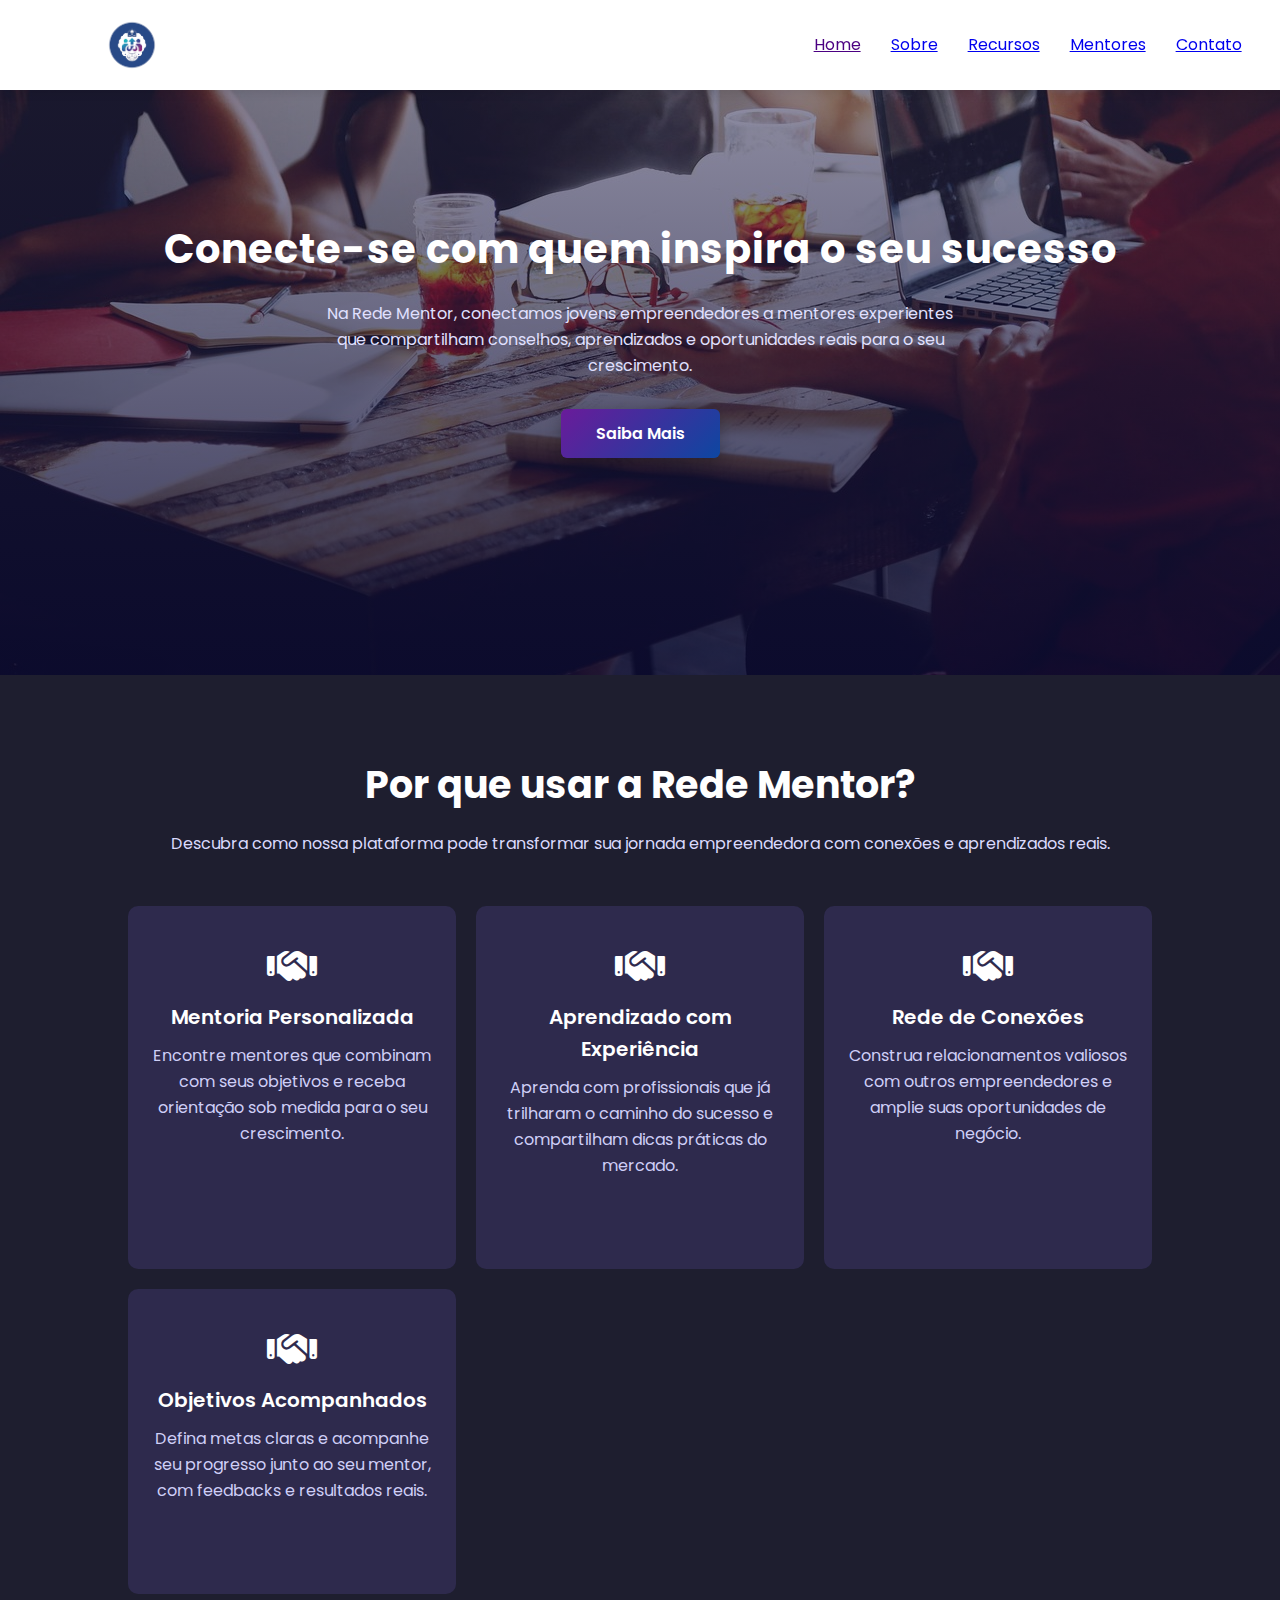
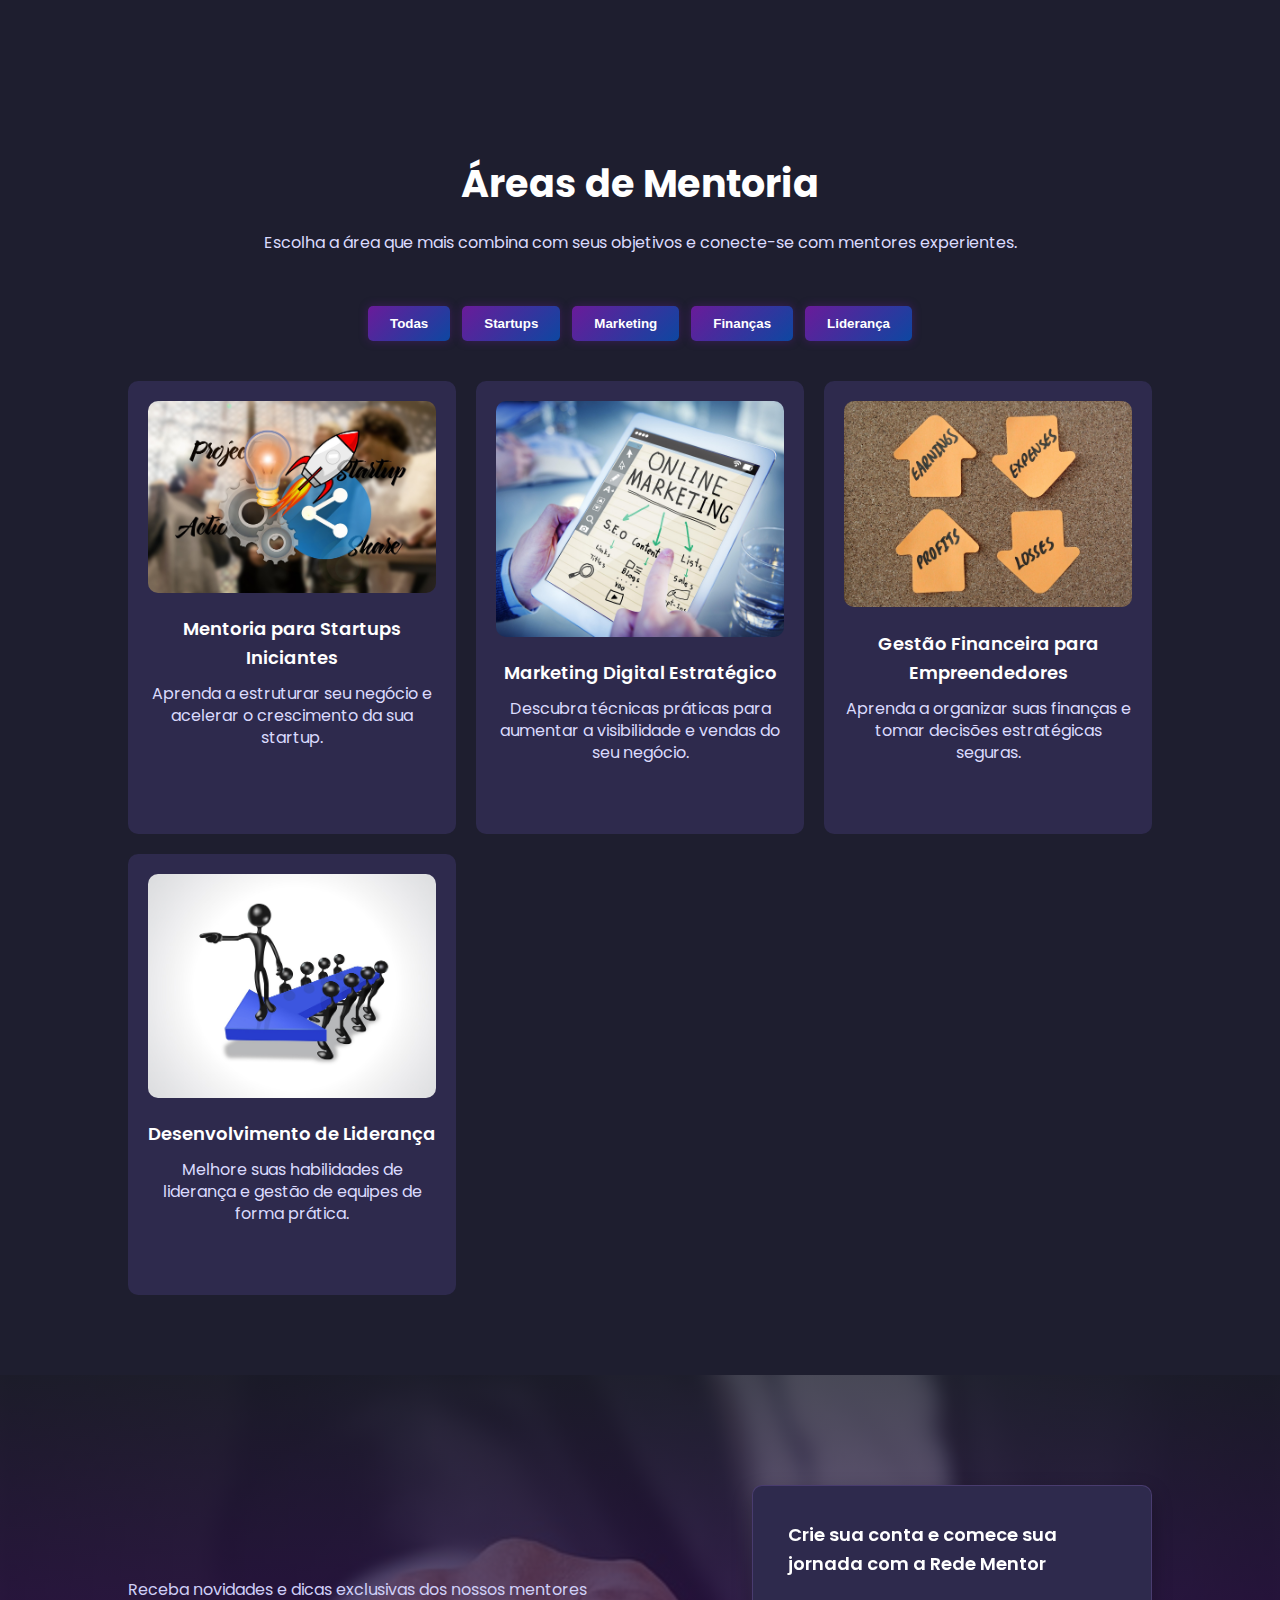
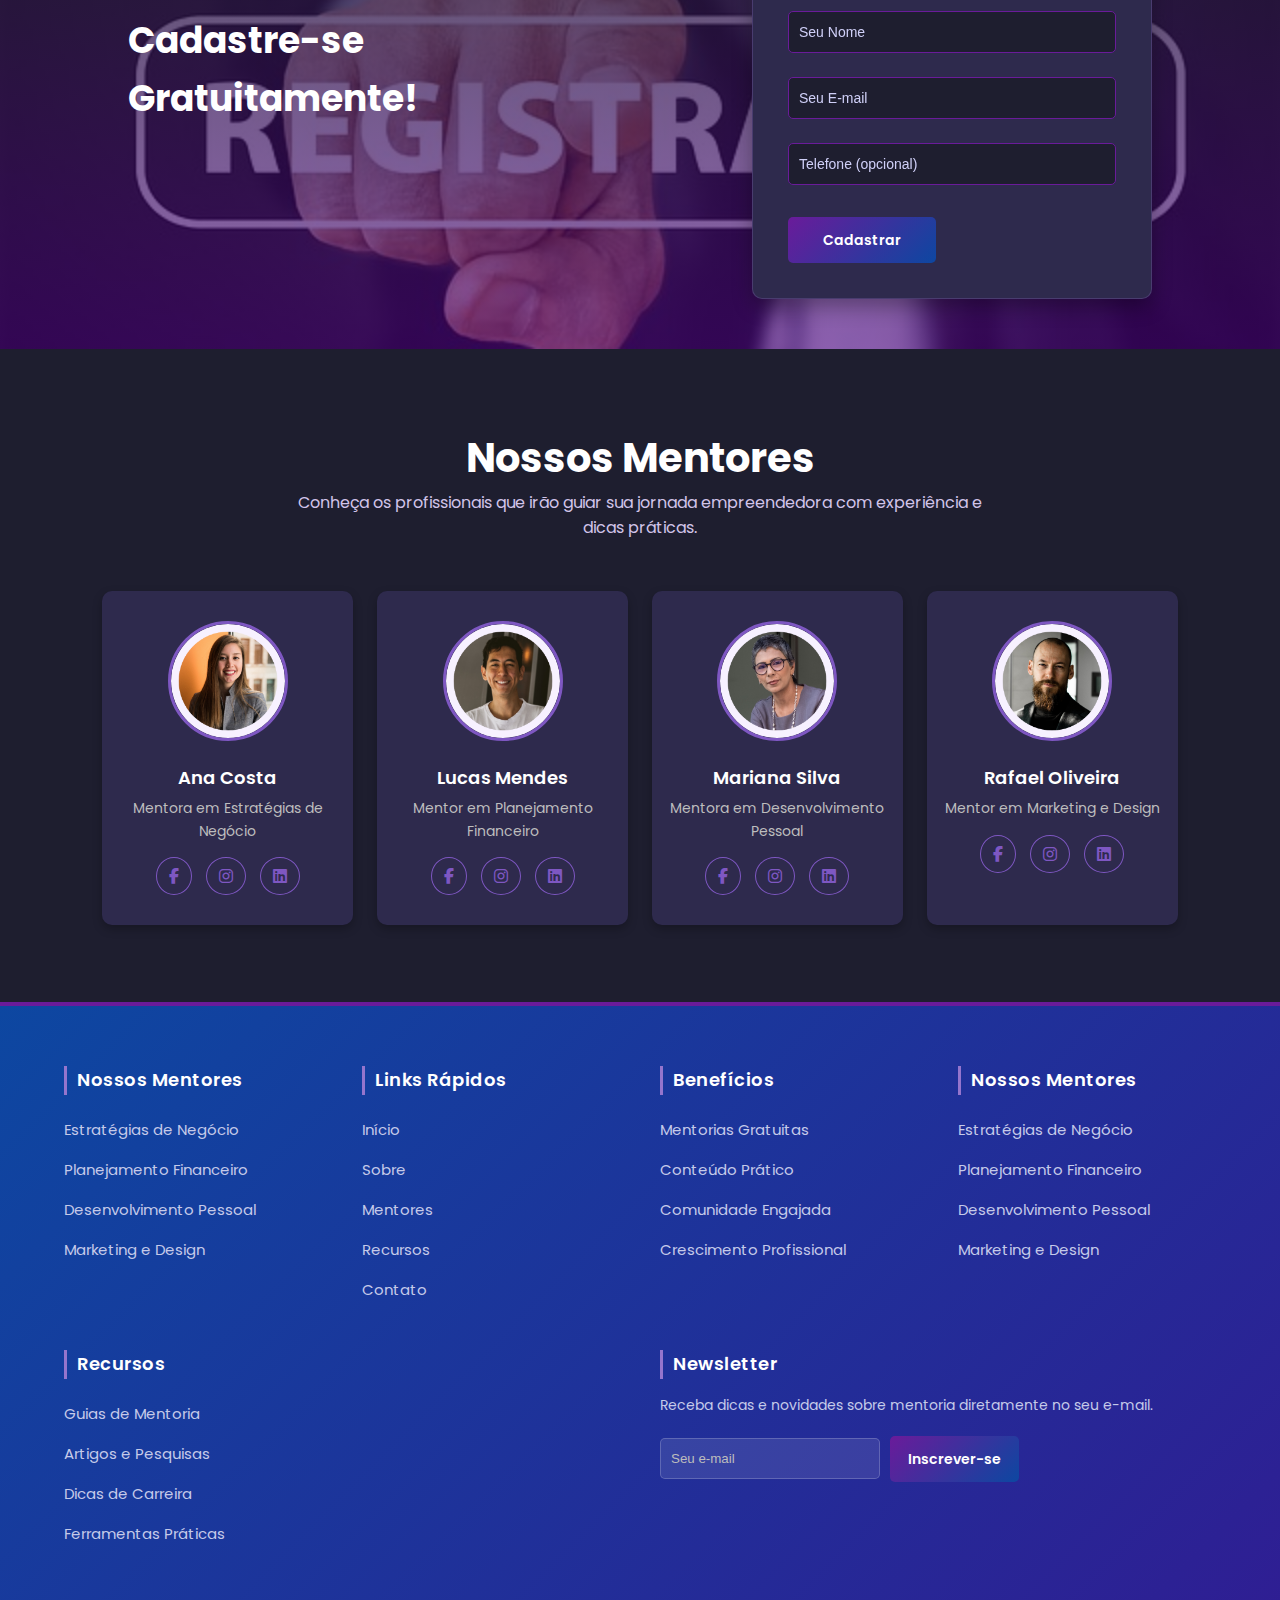
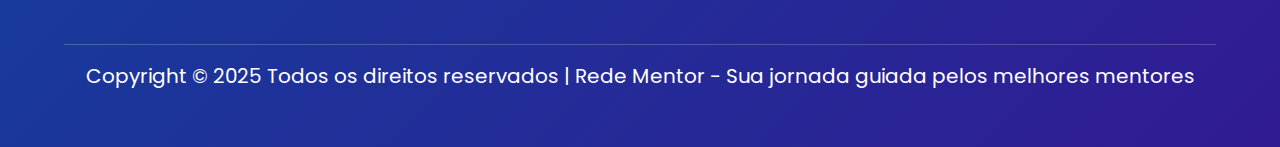
<file: index.html>
<!DOCTYPE html>
<html lang="en">

<head>
    <meta charset="UTF-8">
    <meta http-equiv="X-UA-Compatible" content="IE=edge">
    <meta name="viewport" content="width=device-width, initial-scale=1.0">
    <title>Rede Mentor - Conecte-se com quem inspira</title>

    <!-- Favicon -->
    <link rel="icon" type="image/png" href="images\favicon.ico">

    <!-- FontAwesome -->
    <link rel="stylesheet" href="https://cdnjs.cloudflare.com/ajax/libs/font-awesome/6.5.1/css/all.min.css">

    <!-- CSS -->
    <link rel="stylesheet" href="style.css">

    <!-- jQuery -->
    <script src="https://code.jquery.com/jquery-3.6.0.min.js"
        integrity="sha256-/xUj+3OJU5yExlq6GSYGSHk7tPXikynS7ogEvDej/m4=" crossorigin="anonymous"></script>
</head>

<body>
    <!-- Navbar -->
    <nav aria-label="Navegação principal">
    <img src="images/Rede_Mentor.png" alt="Logo Rede Mentor">
    <div class="navigation">
        <ul>
            <li><a href="index.html" class="active">Home</a></li>
            <li><a href="sobre.html">Sobre</a></li>
            <li><a href="recursos.html">Recursos</a></li>
            <li><a href="mentores.html">Mentores</a></li>
            <li><a href="contato.html">Contato</a></li>
        </ul>
    </div>
</nav>

    <!-- Home -->
    <section id="home" class="hero">
        <h2>
            Conecte-se com quem inspira o seu sucesso
        </h2>
        <p>
            Na Rede Mentor, conectamos jovens empreendedores a mentores experientes que compartilham
            conselhos, aprendizados e oportunidades reais para o seu crescimento.
        </p>
        <a href="sobre.html" class="primary">Saiba Mais</a>
    </section>

    <!-- Features -->
    <section id="features">
        <h1>Por que usar a Rede Mentor?</h1>
        <p>Descubra como nossa plataforma pode transformar sua jornada empreendedora com conexões e aprendizados reais.</p>

        <div class="fea-base">
            <div class="fea-box" role="article">
                <i class="fa-solid fa-handshake" aria-hidden="true"></i>
                <h3>Mentoria Personalizada</h3>
                <p>Encontre mentores que combinam com seus objetivos e receba orientação sob medida para o seu crescimento.</p>
            </div>
            <div class="fea-box" role="article">
                <i class="fa-solid fa-handshake" aria-hidden="true"></i>
                <h3>Aprendizado com Experiência</h3>
                <p>Aprenda com profissionais que já trilharam o caminho do sucesso e compartilham dicas práticas do mercado.</p>
            </div>
            <div class="fea-box" role="article">
                <i class="fa-solid fa-handshake" aria-hidden="true"></i>
                <h3>Rede de Conexões</h3>
                <p>Construa relacionamentos valiosos com outros empreendedores e amplie suas oportunidades de negócio.</p>
            </div>
            <div class="fea-box" role="article">
                <i class="fa-solid fa-handshake" aria-hidden="true"></i>
                <h3>Objetivos Acompanhados</h3>
                <p>Defina metas claras e acompanhe seu progresso junto ao seu mentor, com feedbacks e resultados reais.</p>
            </div>
        </div>
    </section>

    <!-- Mentorias -->
    <section id="mentorias">
        <h1>Áreas de Mentoria</h1>
        <p>Escolha a área que mais combina com seus objetivos e conecte-se com mentores experientes.</p>

        <!-- Botões de filtro -->
        <div class="filter-btn">
            <button class="btn-filter" onclick="filterMentorias('all')">Todas</button>
            <button class="btn-filter" onclick="filterMentorias('startup')">Startups</button>
            <button class="btn-filter" onclick="filterMentorias('marketing')">Marketing</button>
            <button class="btn-filter" onclick="filterMentorias('financas')">Finanças</button>
            <button class="btn-filter" onclick="filterMentorias('lideranca')">Liderança</button>
        </div>

        <div class="mentoria-cards">
            <div class="mentoria-card" data-category="startup">
                <img src="images/c1.jpg" alt="Mentoria de Startups">
                <h6>Mentoria para Startups Iniciantes</h6>
                <p>Aprenda a estruturar seu negócio e acelerar o crescimento da sua startup.</p>
            </div>

            <div class="mentoria-card" data-category="marketing">
                <img src="images/c2.jpg" alt="Mentoria de Marketing">
                <h6>Marketing Digital Estratégico</h6>
                <p>Descubra técnicas práticas para aumentar a visibilidade e vendas do seu negócio.</p>
            </div>

            <div class="mentoria-card" data-category="financas">
                <img src="images/c3.jpg" alt="Mentoria Financeira">
                <h6>Gestão Financeira para Empreendedores</h6>
                <p>Aprenda a organizar suas finanças e tomar decisões estratégicas seguras.</p>
            </div>

            <div class="mentoria-card" data-category="lideranca">
                <img src="images/c4.jpg" alt="Mentoria de Liderança">
                <h6>Desenvolvimento de Liderança</h6>
                <p>Melhore suas habilidades de liderança e gestão de equipes de forma prática.</p>
            </div>
        </div>
    </section>

    <!-- Registro -->
    <section id="registro">
        <div class="reminder">
            <p>Receba novidades e dicas exclusivas dos nossos mentores</p>
            <h1>Cadastre-se Gratuitamente!</h1>
        </div>
        <div class="form">
            <h3>Crie sua conta e comece sua jornada com a Rede Mentor</h3>
            <input type="text" placeholder="Seu Nome" name="name" id="name">
            <input type="email" placeholder="Seu E-mail" name="email" id="email">
            <input type="tel" placeholder="Telefone (opcional)" name="phone" id="phone">
            <div class="btn">
                <a class="btn-submit" href="#" onclick="submitRegistration(event)">Cadastrar</a>
            </div>
        </div>
    </section>

    <!-- Mentores -->
    <section id="mentores">
        <h1>Nossos Mentores</h1>
        <p>Conheça os profissionais que irão guiar sua jornada empreendedora com experiência e dicas práticas.</p>

        <div class="mentor-box">
            <div class="mentor-profile">
                <img src="images/pro1.webp" alt="Ana Costa">
                <h6>Ana Costa</h6>
                <p>Mentora em Estratégias de Negócio</p>
                <div class="pro-links">
                    <i class="fa-brands fa-facebook-f"></i>
                    <i class="fa-brands fa-instagram"></i>
                    <i class="fa-brands fa-linkedin"></i>
                </div>
            </div>
            <div class="mentor-profile">
                <img src="images/pro2.webp" alt="Lucas Mendes">
                <h6>Lucas Mendes</h6>
                <p>Mentor em Planejamento Financeiro</p>
                <div class="pro-links">
                    <i class="fa-brands fa-facebook-f"></i>
                    <i class="fa-brands fa-instagram"></i>
                    <i class="fa-brands fa-linkedin"></i>
                </div>
            </div>
            <div class="mentor-profile">
                <img src="images/pro4.webp" alt="Mariana Silva">
                <h6>Mariana Silva</h6>
                <p>Mentora em Desenvolvimento Pessoal</p>
                <div class="pro-links">
                    <i class="fa-brands fa-facebook-f"></i>
                    <i class="fa-brands fa-instagram"></i>
                    <i class="fa-brands fa-linkedin"></i>
                </div>
            </div>
            <div class="mentor-profile">
                <img src="images/pro3.webp" alt="Rafael Oliveira">
                <h6>Rafael Oliveira</h6>
                <p>Mentor em Marketing e Design</p>
                <div class="pro-links">
                    <i class="fa-brands fa-facebook-f"></i>
                    <i class="fa-brands fa-instagram"></i>
                    <i class="fa-brands fa-linkedin"></i>
                </div>
            </div>
        </div>
    </section>

    <!-- Footer -->
    <footer>
        <div class="footer-col">
            <h3>Nossos Mentores</h3>
            <li>Estratégias de Negócio</li>
            <li>Planejamento Financeiro</li>
            <li>Desenvolvimento Pessoal</li>
            <li>Marketing e Design</li>
        </div>
        <div class="footer-col">
            <h3>Links Rápidos</h3>
            <li><a href="index.html">Início</a></li>
            <li><a href="#sobre">Sobre</a></li>
            <li><a href="#mentores">Mentores</a></li>
            <li><a href="#recursos">Recursos</a></li>
            <li><a href="#contato">Contato</a></li>
        </div>
        <div class="footer-col">
            <h3>Benefícios</h3>
            <li>Mentorias Gratuitas</li>
            <li>Conteúdo Prático</li>
            <li>Comunidade Engajada</li>
            <li>Crescimento Profissional</li>
        </div>
        <div class="footer-col">
        <h3>Nossos Mentores</h3>
        <ul>
            <li>Estratégias de Negócio</li>
            <li>Planejamento Financeiro</li>
            <li>Desenvolvimento Pessoal</li>
            <li>Marketing e Design</li>
        </ul>
        </div>
        <div class="footer-col">
            <h3>Recursos</h3>
            <li>Guias de Mentoria</li>
            <li>Artigos e Pesquisas</li>
            <li>Dicas de Carreira</li>
            <li>Ferramentas Práticas</li>
        </div>
        <div class="footer-col">
            <h3>Newsletter</h3>
            <p>Receba dicas e novidades sobre mentoria diretamente no seu e-mail.</p>
            <div class="subscribe">
                <input type="email" placeholder="Seu e-mail" id="newsletter-email">
                <a class="lightblue" href="#" onclick="subscribeNewsletter(event)">Inscrever-se</a>
            </div>
        </div>
        <div class="copyright">
            <p>Copyright © 2025 Todos os direitos reservados | Rede Mentor - Sua jornada guiada pelos melhores mentores</p>
        </div>
    </footer>

    <!-- Modal para Mentorias -->
    <div id="mentorModal" class="modal">
        <div class="modal-content">
            <span class="close-btn" onclick="closeMentorModal()">×</span>
            <h3 id="mentorModalTitle"></h3>
            <p id="mentorModalDescription"></p>
            <div class="btn">
                <a class="link" id="mentorModalLink" href="#" target="_blank">Acessar Conteúdo</a>
            </div>
        </div>
    </div>

    <!-- JavaScript -->
    <script>
        // Abrir modal de mentoria
        function openMentorModal(title, description, link) {
        document.getElementById('mentorModalTitle').textContent = title;
        document.getElementById('mentorModalDescription').textContent = description;
        document.getElementById('mentorModalLink').href = link;
        document.getElementById('mentorModal').style.display = 'block';
        }
        function closeMentorModal() {
        document.getElementById('mentorModal').style.display = 'none';
        }

        // Filtros de Mentorias
        function filterMentorias(category) {
        const mentors = document.querySelectorAll('.mentoria-card');
        mentors.forEach(mentor => {
            mentor.style.display = (category === 'all' || mentor.dataset.category === category) ? 'block' : 'none';
        });
        }

        // Dados das Mentorias
        const mentorData = {
        "Ana Costa": { description: "Especialista em estratégias de negócios para startups e pequenos empreendedores.", link: "mentores.html" },
        "Lucas Mendes": { description: "Engenheiro de processos, ajuda a otimizar sua rotina profissional e financeira.", link: "mentores.html" },
        "Mariana Silva": { description: "Consultora em projetos sustentáveis, mostrando práticas aplicáveis no dia a dia.", link: "mentores.html" },
        "Rafael Oliveira": { description: "Especialista em design e marketing, ensina como destacar sua marca pessoal.", link: "mentores.html" }
        };

        // Abrir modal ao clicar em mentor
        document.querySelectorAll('.mentor-profile').forEach(mentor => {
        mentor.addEventListener('click', () => {
            const title = mentor.querySelector('h6').textContent;
            const data = mentorData[title];
            if (data) openMentorModal(title, data.description, data.link);
        });
        });

        // Formulário de Inscrição
        function submitRegistration(event) {
        event.preventDefault();
        const name = document.getElementById('name').value;
        const email = document.getElementById('email').value;
        if (name && email) {
            alert(`Inscrição realizada com sucesso! Bem-vindo(a) à Rede Mentor, ${name}!`);
            ['name', 'email', 'phone'].forEach(id => document.getElementById(id).value = '');
        } else {
            alert('Por favor, preencha nome e e-mail.');
        }
        }

        // Newsletter
        function subscribeNewsletter(event) {
        event.preventDefault();
        const email = document.getElementById('newsletter-email').value;
        if (email) {
            alert(`Inscrição na newsletter realizada com sucesso! Você receberá nossas dicas em ${email}`);
            document.getElementById('newsletter-email').value = '';
        } else {
            alert('Por favor, insira um e-mail válido.');
        }
        }

        // Navegação Dinâmica
        const navLinks = document.querySelectorAll('.navigation a');
        navLinks.forEach(link => {
            if (link.href === window.location.href) {
                link.classList.add('active');
            } else {
                link.classList.remove('active');
            }
        });
    </script>
</body>
</html>
</file>
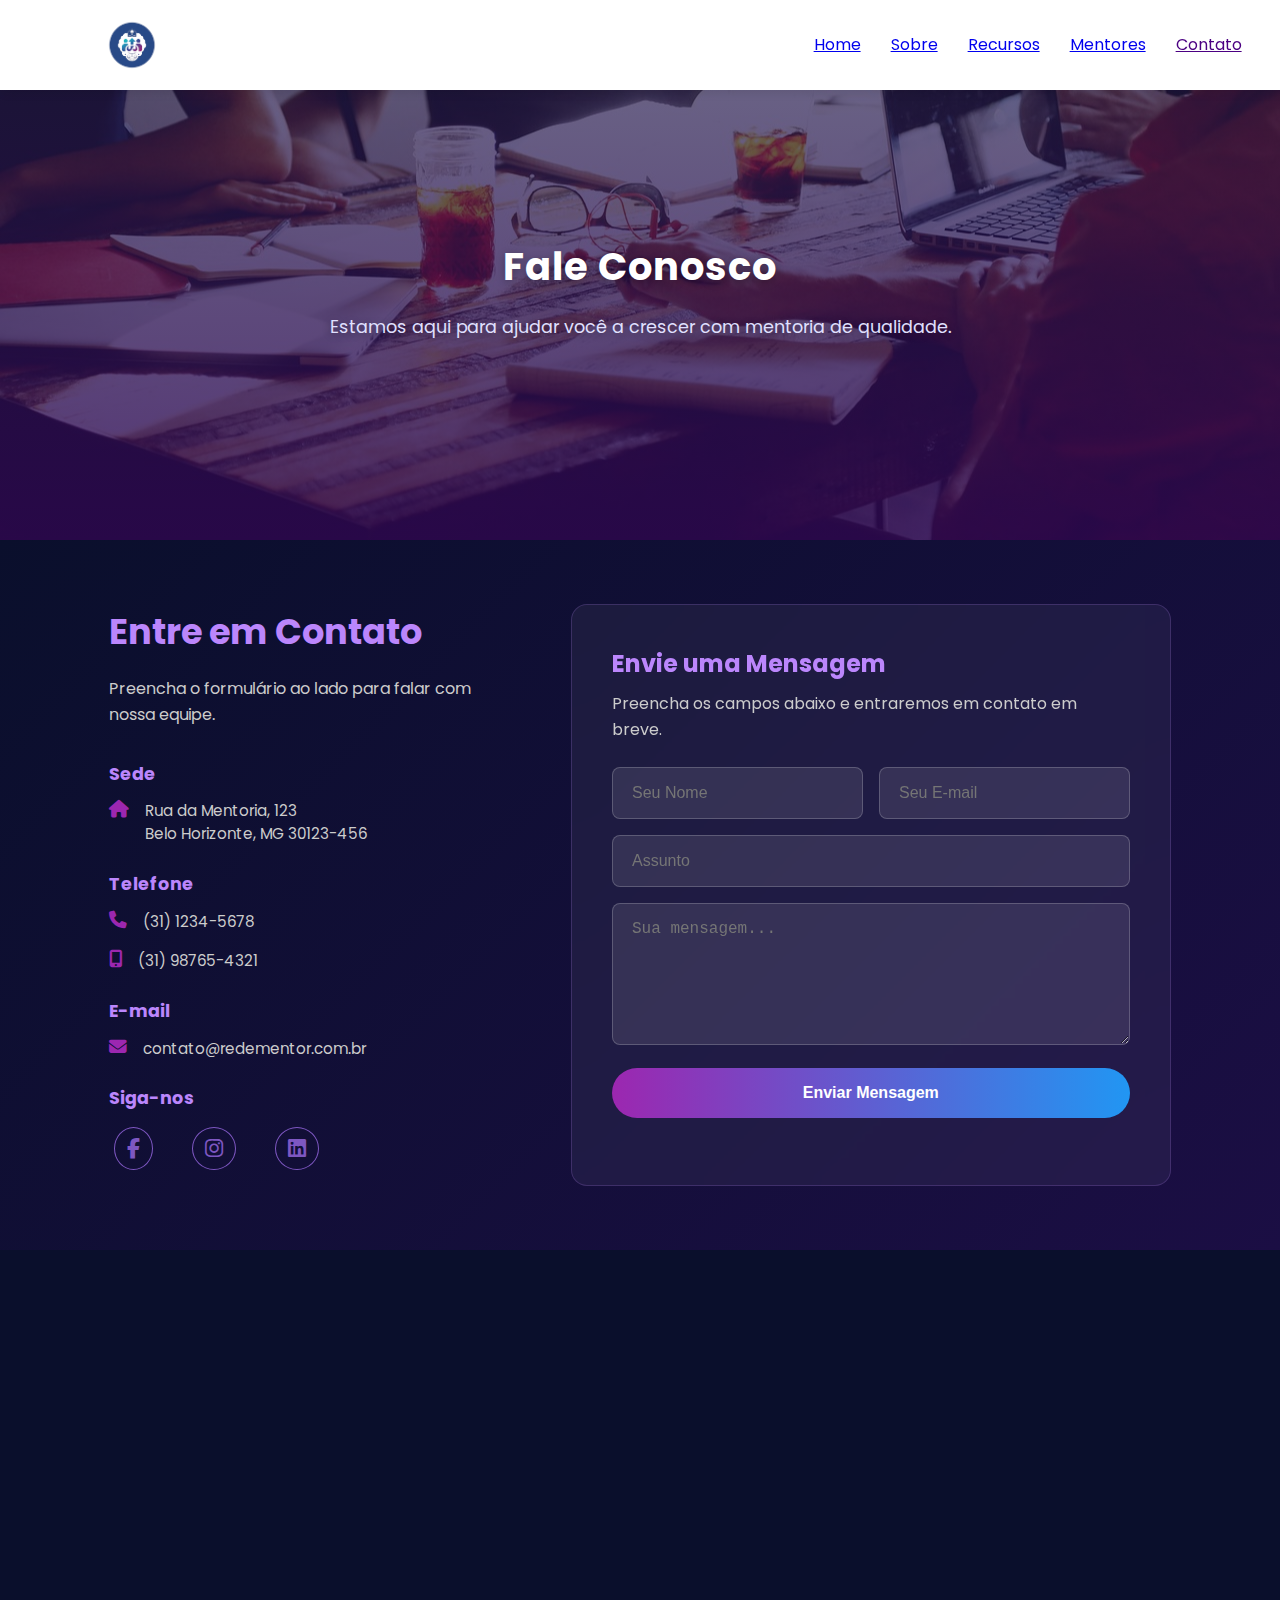
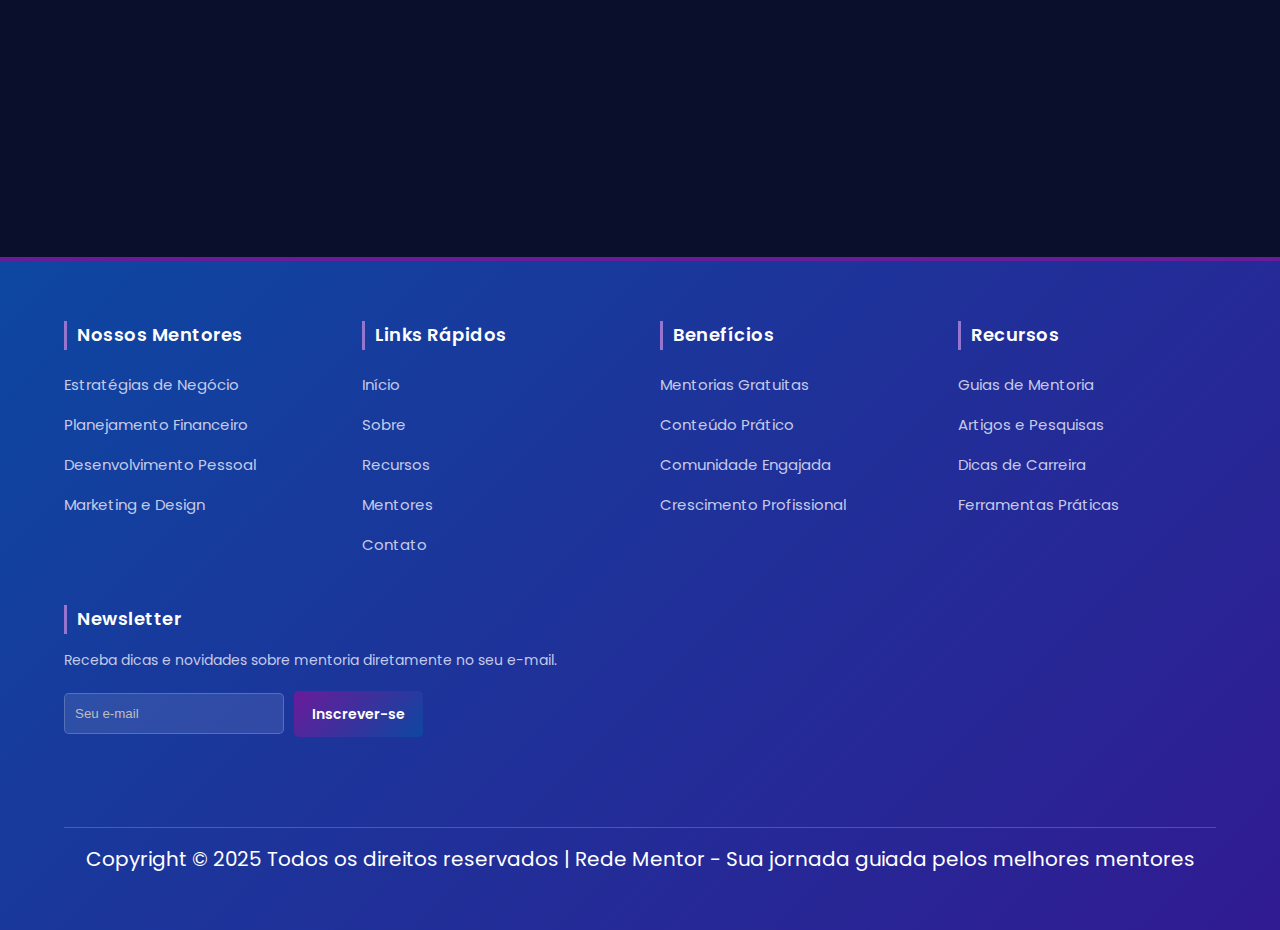
<file: contato.html>
<!DOCTYPE html>
<html lang="pt-BR">
<head>
    <meta charset="UTF-8">
    <meta http-equiv="X-UA-Compatible" content="IE=edge">
    <meta name="viewport" content="width=device-width, initial-scale=1.0">
    <title>Rede Mentor - Contato</title>

    <!-- Favicon -->
    <link rel="icon" type="image/png" href="images/favicon.ico">

    <!-- FontAwesome -->
    <link rel="stylesheet" href="https://cdnjs.cloudflare.com/ajax/libs/font-awesome/6.5.1/css/all.min.css">

    <!-- CSS -->
    <link rel="stylesheet" href="style.css">

    <!-- jQuery -->
    <script src="https://code.jquery.com/jquery-3.6.0.min.js"></script>
</head>
<body>

    <!-- Navbar -->
    <nav aria-label="Navegação principal">
        <img src="images/Rede_Mentor.png" alt="Logo Rede Mentor">
        <div class="navigation">
            <ul>
                <li><a href="index.html">Home</a></li>
                <li><a href="sobre.html">Sobre</a></li>
                <li><a href="recursos.html">Recursos</a></li>
                <li><a href="mentores.html">Mentores</a></li>
                <li><a href="contato.html" class="active">Contato</a></li>
            </ul>
        </div>
    </nav>

    <!-- Título -->
    <section id="sobre-home">
        <h2>Fale Conosco</h2>
        <p>Estamos aqui para ajudar você a crescer com mentoria de qualidade.</p>
    </section>

    <!-- Contato -->
    <section id="contact">
        <div class="getin">
            <h2>Entre em Contato</h2>
            <p>Preencha o formulário ao lado para falar com nossa equipe.</p>
            <div class="getin-details">
                <h3>Sede</h3>
                <div>
                    <i class="fa-solid fa-house get"></i>
                    <p>Rua da Mentoria, 123<br>Belo Horizonte, MG 30123-456</p>
                </div>
                <h3>Telefone</h3>
                <div>
                    <i class="fa-solid fa-phone get"></i>
                    <p>(31) 1234-5678</p>
                </div>
                <div>
                    <i class="fa-solid fa-mobile-alt get"></i>
                    <p>(31) 98765-4321</p>
                </div>
                <h3>E-mail</h3>
                <div>
                    <i class="fa-solid fa-envelope get"></i>
                    <p>contato@redementor.com.br</p>
                </div>
                <h3>Siga-nos</h3>
                <div class="pro-links">
                    <a href="https://facebook.com" target="_blank"><i class="fa-brands fa-facebook-f"></i></a>
                    <a href="https://instagram.com" target="_blank"><i class="fa-brands fa-instagram"></i></a>
                    <a href="https://linkedin.com/company" target="_blank"><i class="fa-brands fa-linkedin"></i></a>
                </div>
            </div>
        </div>

        <div class="form">
            <h4>Envie uma Mensagem</h4>
            <p>Preencha os campos abaixo e entraremos em contato em breve.</p>
            <form id="contact-form">
                <div class="form-row">
                    <input type="text" placeholder="Seu Nome" name="nome" required>
                    <input type="email" placeholder="Seu E-mail" name="email" required>
                </div>
                <div class="form-col">
                    <input type="text" placeholder="Assunto" name="assunto" required>
                </div>
                <div class="form-col">
                    <textarea name="mensagem" rows="6" placeholder="Sua mensagem..." required></textarea>
                </div>
                <div class="form-col">
                    <button type="submit">Enviar Mensagem</button>
                </div>
            </form>
        </div>
    </section>

    <!-- Mapa -->
    <section id="map">
        <div class="map-container">
            <iframe 
                src="https://www.google.com/maps/embed?pb=!1m18!1m12!1m3!1d3751.456789!2d-43.9378!3d-19.9167!2m3!1f0!2f0!3f0!3m2!1i1024!2i768!4f13.1!3m3!1m2!1s0xa690a165324289%3A0x112170c9379de7b3!2sBelo%20Horizonte!5e0!3m2!1spt-BR!2sbr!4v1743130987574!5m2!1spt-BR!2sbr" 
                style="border:0;" allowfullscreen="" loading="lazy">
            </iframe>
            <a href="https://goo.gl/maps/example" target="_blank" class="map-link">Abrir no Google Maps</a>
        </div>
    </section>

    <!-- Footer -->
    <footer>
        <div class="footer-col">
            <h3>Nossos Mentores</h3>
            <ul>
                <li>Estratégias de Negócio</li>
                <li>Planejamento Financeiro</li>
                <li>Desenvolvimento Pessoal</li>
                <li>Marketing e Design</li>
            </ul>
        </div>
        <div class="footer-col">
            <h3>Links Rápidos</h3>
            <ul>
                <li><a href="index.html">Início</a></li>
                <li><a href="sobre.html">Sobre</a></li>
                <li><a href="recursos.html">Recursos</a></li>
                <li><a href="mentores.html">Mentores</a></li>
                <li><a href="contato.html">Contato</a></li>
            </ul>
        </div>
        <div class="footer-col">
            <h3>Benefícios</h3>
            <ul>
                <li>Mentorias Gratuitas</li>
                <li>Conteúdo Prático</li>
                <li>Comunidade Engajada</li>
                <li>Crescimento Profissional</li>
            </ul>
        </div>
        <div class="footer-col">
            <h3>Recursos</h3>
            <ul>
                <li>Guias de Mentoria</li>
                <li>Artigos e Pesquisas</li>
                <li>Dicas de Carreira</li>
                <li>Ferramentas Práticas</li>
            </ul>
        </div>
        <div class="footer-col">
            <h3>Newsletter</h3>
            <p>Receba dicas e novidades sobre mentoria diretamente no seu e-mail.</p>
            <div class="subscribe">
                <input type="email" placeholder="Seu e-mail" id="newsletter-email">
                <a class="lightblue" href="#" onclick="subscribeNewsletter(event)">Inscrever-se</a>
            </div>
        </div>
        <div class="copyright">
            <p>Copyright © 2025 Todos os direitos reservados | Rede Mentor - Sua jornada guiada pelos melhores mentores</p>
        </div>
    </footer>

    <!-- JavaScript -->
    <script>
        // Formulário de Contato
        document.getElementById('contact-form').addEventListener('submit', function(e) {
            e.preventDefault();
            const form = this;
            const inputs = form.querySelectorAll('input, textarea');
            let valid = true;

            inputs.forEach(input => {
                input.style.border = '1px solid rgba(255,255,255,0.2)';
                if (!input.value.trim()) {
                    input.style.border = '2px solid #e74c3c';
                    valid = false;
                }
            });

            if (!valid) {
                alert('Por favor, preencha todos os campos.');
                return;
            }

            const email = form.email.value;
            if (!/^[^\s@]+@[^\s@]+\.[^\s@]+$/.test(email)) {
                form.email.style.border = '2px solid #e74c3c';
                alert('Por favor, insira um e-mail válido.');
                return;
            }

            alert('Mensagem enviada com sucesso!\nEntraremos em contato em breve.');
            form.reset();
        });

        // Newsletter
        function subscribeNewsletter(e) {
            e.preventDefault();
            const email = document.getElementById('newsletter-email').value.trim();
            if (email && /^[^\s@]+@[^\s@]+\.[^\s@]+$/.test(email)) {
                alert(`Inscrição realizada com sucesso! Você receberá novidades em: ${email}`);
                document.getElementById('newsletter-email').value = '';
            } else {
                alert('Por favor, insira um e-mail válido.');
            }
        }

        // Animação de Entrada
        const observer = new IntersectionObserver((entries) => {
            entries.forEach(entry => {
                if (entry.isIntersecting) {
                    entry.target.classList.add('fade-in');
                    observer.unobserve(entry.target);
                }
            });
        }, { threshold: 0.1 });

        document.querySelectorAll('.getin, .form, .map-container').forEach(el => observer.observe(el));
    </script>
</body>
</html>
</file>
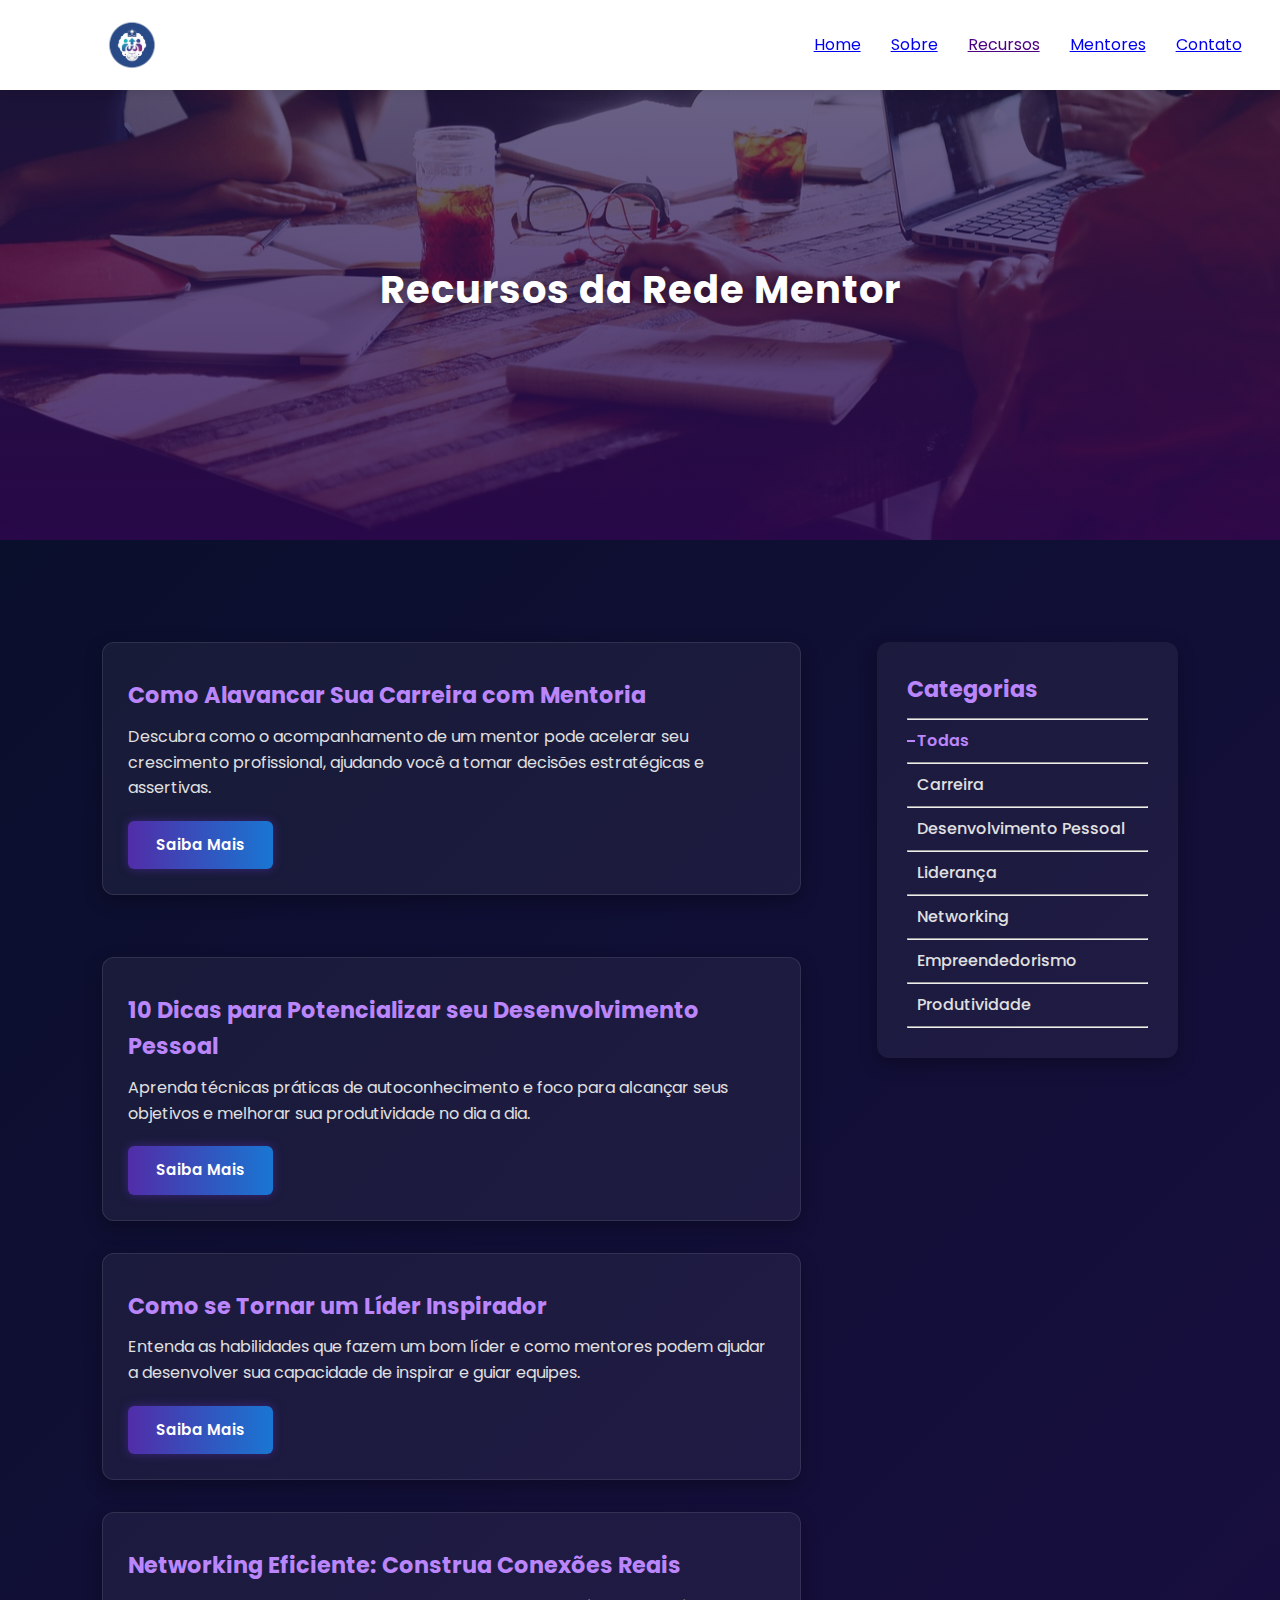
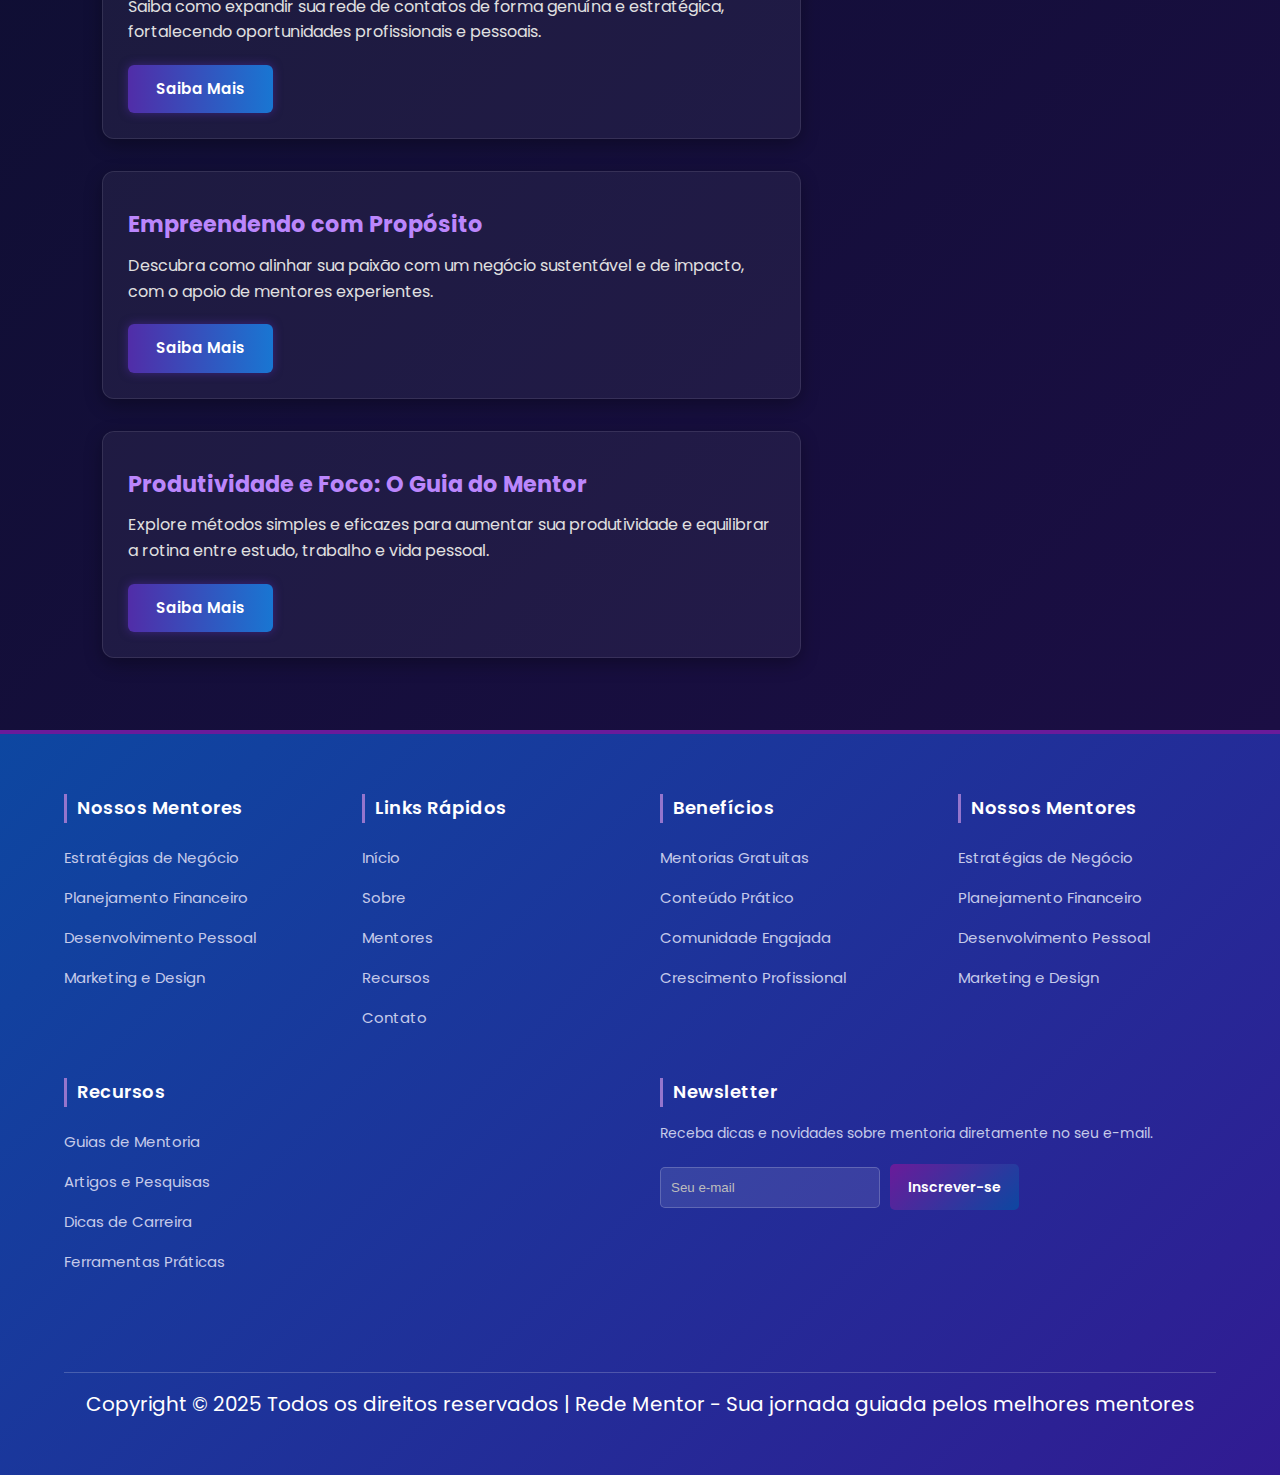
<file: recursos.html>
<!DOCTYPE html>
<html lang="pt-BR">
<head>
    <meta charset="UTF-8">
    <meta http-equiv="X-UA-Compatible" content="IE=edge">
    <meta name="viewport" content="width=device-width, initial-scale=1.0">
    <title>Rede Mentor - Conecte-se com quem inspira</title>

    <!-- Favicon -->
    <link rel="icon" type="image/png" href="images/favicon.ico">

    <!-- FontAwesome -->
    <link rel="stylesheet" href="https://cdnjs.cloudflare.com/ajax/libs/font-awesome/6.5.1/css/all.min.css">

    <!-- CSS -->
    <link rel="stylesheet" href="style.css">

    <!-- jQuery -->
    <script src="https://code.jquery.com/jquery-3.6.0.min.js"
        integrity="sha256-/xUj+3OJU5yExlq6GSYGSHk7tPXikynS7ogEvDej/m4=" crossorigin="anonymous"></script>
</head>

<body>
    <!-- Navbar -->
    <nav aria-label="Navegação principal">
        <img src="images/Rede_Mentor.png" alt="Logo Rede Mentor">
        <div class="navigation">
            <ul>
                <li><a href="index.html">Home</a></li>
                <li><a href="sobre.html">Sobre</a></li>
                <li><a href="recursos.html" class="active">Recursos</a></li>
                <li><a href="mentores.html">Mentores</a></li>
                <li><a href="contato.html">Contato</a></li>
            </ul>
        </div>
    </nav>

    <!-- Recursos -->
    <section id="sobre-home" aria-labelledby="recursos-title">
        <h2 id="recursos-title">Recursos da Rede Mentor</h2>
    </section>

    <!-- Seção de Recursos -->
    <section id="recursos-container">
        <div class="recursos-lista">
            <div class="recurso-card" data-category="carreira">
                <h3>Como Alavancar Sua Carreira com Mentoria</h3>
                <p>Descubra como o acompanhamento de um mentor pode acelerar seu crescimento profissional, ajudando você a tomar decisões estratégicas e assertivas.</p>
                <a href="#" class="ver-mais" data-link="https://exame.com/hub-faculdade-exame/mentoria-de-carreira-o-que-e-quais-os-beneficios-e-como-ela-pode-alavancar-a-sua-vida-profissional">Saiba Mais</a>
            </div>

            <div class="recurso-card" data-category="desenvolvimento-pessoal">
                <h3>10 Dicas para Potencializar seu Desenvolvimento Pessoal</h3>
                <p>Aprenda técnicas práticas de autoconhecimento e foco para alcançar seus objetivos e melhorar sua produtividade no dia a dia.</p>
                <a href="#" class="ver-mais" data-link="https://blog.portoseguro.com.br/10-habitos-para-estimular-o-seu-desenvolvimento-pessoal">Saiba Mais</a>
            </div>

            <div class="recurso-card" data-category="lideranca">
                <h3>Como se Tornar um Líder Inspirador</h3>
                <p>Entenda as habilidades que fazem um bom líder e como mentores podem ajudar a desenvolver sua capacidade de inspirar e guiar equipes.</p>
                <a href="#" class="ver-mais" data-link="https://gptw.com.br/conteudo/artigos/lideranca-inspiradora">Saiba Mais</a>
            </div>

            <div class="recurso-card" data-category="networking">
                <h3>Networking Eficiente: Construa Conexões Reais</h3>
                <p>Saiba como expandir sua rede de contatos de forma genuína e estratégica, fortalecendo oportunidades profissionais e pessoais.</p>
                <a href="#" class="ver-mais" data-link="https://lojaintegrada.com.br/hub/o-que-e-network">Saiba Mais</a>
            </div>

            <div class="recurso-card" data-category="empreendedorismo">
                <h3>Empreendendo com Propósito</h3>
                <p>Descubra como alinhar sua paixão com um negócio sustentável e de impacto, com o apoio de mentores experientes.</p>
                <a href="#" class="ver-mais" data-link="https://sebrae.com.br/sites/PortalSebrae/empreender-com-proposito-e-motivacao,f3ce396cb4fd1810VgnVCM100000d701210aRCRD">Saiba Mais</a>
            </div>

            <div class="recurso-card" data-category="produtividade">
                <h3>Produtividade e Foco: O Guia do Mentor</h3>
                <p>Explore métodos simples e eficazes para aumentar sua produtividade e equilibrar a rotina entre estudo, trabalho e vida pessoal.</p>
                <a href="#" class="ver-mais" data-link="https://sebrae.com.br/sites/PortalSebrae/ufs/sp/artigos/produtividade-no-trabalho-um-guia-para-fazer-mais-em-menos-tempo,3650ebdc4698d810VgnVCM1000001b00320aRCRD">Saiba Mais</a>
            </div>
        </div>

        <div class="recursos-categorias">
            <h2>Categorias</h2>
            <hr>
            <a href="#" data-category="all">Todas</a><hr>
            <a href="#" data-category="carreira">Carreira</a><hr>
            <a href="#" data-category="desenvolvimento-pessoal">Desenvolvimento Pessoal</a><hr>
            <a href="#" data-category="lideranca">Liderança</a><hr>
            <a href="#" data-category="networking">Networking</a><hr>
            <a href="#" data-category="empreendedorismo">Empreendedorismo</a><hr>
            <a href="#" data-category="produtividade">Produtividade</a><hr>
        </div>
    </section>

    <!-- Footer -->
    <footer>
        <div class="footer-col">
            <h3>Nossos Mentores</h3>
            <li>Estratégias de Negócio</li>
            <li>Planejamento Financeiro</li>
            <li>Desenvolvimento Pessoal</li>
            <li>Marketing e Design</li>
        </div>
        <div class="footer-col">
            <h3>Links Rápidos</h3>
            <li><a href="index.html">Início</a></li>
            <li><a href="#sobre.html">Sobre</a></li>
            <li><a href="#mentores.html">Mentores</a></li>
            <li><a href="#recursos.html">Recursos</a></li>
            <li><a href="#contato.html">Contato</a></li>
        </div>
        <div class="footer-col">
            <h3>Benefícios</h3>
            <li>Mentorias Gratuitas</li>
            <li>Conteúdo Prático</li>
            <li>Comunidade Engajada</li>
            <li>Crescimento Profissional</li>
        </div>
        <div class="footer-col">
        <h3>Nossos Mentores</h3>
        <ul>
            <li>Estratégias de Negócio</li>
            <li>Planejamento Financeiro</li>
            <li>Desenvolvimento Pessoal</li>
            <li>Marketing e Design</li>
        </ul>
        </div>
        <div class="footer-col">
            <h3>Recursos</h3>
            <li>Guias de Mentoria</li>
            <li>Artigos e Pesquisas</li>
            <li>Dicas de Carreira</li>
            <li>Ferramentas Práticas</li>
        </div>
        <div class="footer-col">
            <h3>Newsletter</h3>
            <p>Receba dicas e novidades sobre mentoria diretamente no seu e-mail.</p>
            <div class="subscribe">
                <input type="email" placeholder="Seu e-mail" id="newsletter-email">
                <a class="lightblue" href="#" onclick="subscribeNewsletter(event)">Inscrever-se</a>
            </div>
        </div>
        <div class="copyright">
            <p>Copyright © 2025 Todos os direitos reservados | Rede Mentor - Sua jornada guiada pelos melhores mentores</p>
        </div>
    </footer>

    <!-- Modal -->
    <div id="recursoModal" style="display: none;">
        <div class="modal-content">
            <button class="modal-close" onclick="closeRecursoModal()">×</button>
            <div class="modal-header">
                <h3 id="modalTitulo"></h3>
            </div>
            <p id="modalDescricao"></p>
            <div class="modal-footer">
                <a id="modalLink" href="#" target="_blank" class="btn-primary">Acessar Recurso Completo</a>
            </div>
        </div>
    </div>

    <!-- JavaScript -->
    <script>
        // Ativar link da navegação atual
        document.querySelectorAll('.navigation a').forEach(link => {
            link.classList.toggle('active', link.href === window.location.href);
        });

        // Filtro de categorias
        const categorias = document.querySelectorAll('.recursos-categorias a');
        const cards = document.querySelectorAll('.recurso-card');

        // Ativar "Todas" por padrão
        document.querySelector('[data-category="all"]').classList.add('active');

        categorias.forEach(cat => {
            cat.addEventListener('click', e => {
                e.preventDefault();
                const categoria = cat.dataset.category;

                // Atualiza classe active
                categorias.forEach(c => c.classList.remove('active'));
                cat.classList.add('active');

                // Filtra cards
                cards.forEach(card => {
                    const show = categoria === 'all' || card.dataset.category === categoria;
                    card.style.display = show ? 'block' : 'none';
                });
            });
        });

        // Modal
        const modal = document.getElementById('recursoModal');
        const modalTitulo = document.getElementById('modalTitulo');
        const modalDescricao = document.getElementById('modalDescricao');
        const modalLink = document.getElementById('modalLink');

        document.querySelectorAll('.ver-mais').forEach(link => {
            link.addEventListener('click', e => {
                e.preventDefault();
                const card = link.closest('.recurso-card');
                modalTitulo.textContent = card.querySelector('h3').textContent.trim();
                modalDescricao.textContent = card.querySelector('p').textContent.trim();
                modalLink.href = link.dataset.link;
                modal.style.display = 'flex';
            });
        });

        function closeRecursoModal() {
            modal.style.display = 'none';
        }

        // Fechar modal ao clicar fora
        modal.addEventListener('click', e => {
            if (e.target === modal) closeRecursoModal();
        });

        // Newsletter
        function subscribeNewsletter(e) {
            e.preventDefault();
            const email = document.getElementById('newsletter-email').value.trim();
            if (email && /^[^\s@]+@[^\s@]+\.[^\s@]+$/.test(email)) {
                alert(`Inscrição realizada com sucesso! Você receberá novidades em: ${email}`);
                document.getElementById('newsletter-email').value = '';
            } else {
                alert('Por favor, insira um e-mail válido.');
            }
        }

        // Animação de entrada (Intersection Observer)
        const observer = new IntersectionObserver(entries => {
            entries.forEach(entry => {
                if (entry.isIntersecting) {
                    entry.target.classList.add('fade-in');
                    observer.unobserve(entry.target);
                }
            });
        }, { threshold: 0.1 });

        document.querySelectorAll('.recurso-card').forEach(card => {
            observer.observe(card);
        });

        // Tornar função global (para onclick no HTML)
        window.subscribeNewsletter = subscribeNewsletter;
        window.closeRecursoModal = closeRecursoModal;
        </script>
</body>
</html>
</file>
<file: style.css>
@import url("https://fonts.googleapis.com/css2?family=Poppins:wght@100;200;300;400;500;600;700;800;900&display=swap");

/* Reset Global */
* {
  margin: 0;
  padding: 0;
  box-sizing: border-box;
}

body {
  font-family: "Poppins", sans-serif;
  background-color: #ffffff; /* fundo branco */
  color: #1E1E2F; /* texto azul escuro */
  line-height: 1.6;
}

/* Headings */
h1 {
  font-size: 40px;
  font-weight: 700;
  color: #4B0082; /* roxo */
}

h3 {
  font-size: 24px;
  color: #1E1E2F; /* azul escuro */
  margin-bottom: 10px;
}

h6 {
  font-size: 17px;
  color: #1E1E2F;
}

/* Spans and Paragraphs */
span {
  font-size: 14px;
  color: #555; /* cinza suave */
}

p {
  font-size: 16px;
  color: #333;
}

/* Buttons */
.btn a, button {
  display: inline-block;
  padding: 10px 25px;
  border-radius: 5px;
  text-decoration: none;
  font-weight: 500;
  transition: 0.3s ease;
  cursor: pointer;
  text-align: center;
}

/* Navigation */
nav {
  position: fixed;
  width: 105%;
  background-color: #ffffff;
  display: flex;
  justify-content: space-between;
  align-items: center;
  padding: 15px 8vw;
  box-shadow: 2px 2px 10px rgba(0, 0, 0, 0.1);
  z-index: 999;
}

nav img {
  width: 60px;
  cursor: pointer;
}

nav .navigation ul {
  display: flex;
  gap: 30px;
  list-style: none;
}

nav .navigation ul li a {
  position: relative;
}
nav .navigation ul li a::after {
  content: "";
  position: absolute;
  bottom: -3px;
  left: 0;
  width: 0;
  height: 2px;
  background: #6A1B9A;
  transition: width 0.3s ease;
}
nav .navigation ul li a:hover::after {
  width: 100%;
}
nav .navigation ul li a.active,
nav .navigation ul li a:hover {
  color: #4B0082;
}

/* Home */
#home {
  background-image: linear-gradient(rgba(9, 5, 54, 0.4), rgba(5, 4, 46, 0.8)), url("images/back.jpg");
  width: 100%;
  height: 75vh;
  background-size: cover;
  background-position: center;
  display: flex;
  flex-direction: column;
  justify-content: center;
  align-items: center;
  text-align: center;
  padding: 0 20px;
}

#home h2 {
  color: #FFFFFF;
  font-size: 40px;
  font-weight: 700;
  letter-spacing: 1px;
  margin-bottom: 20px;
}

#home p {
  max-width: 650px;
  color: #E0E0FF;
  font-size: 16px;
  line-height: 26px;
  margin-bottom: 30px;
}

#home a.primary {
  text-decoration: none;
  font-size: 16px;
  padding: 12px 35px;
  font-weight: 600;
  border-radius: 6px;
  background-color: #1E1E2F;
  color: #FFFFFF;
  transition: 0.3s ease;
  background: linear-gradient(135deg, #6A1B9A, #0D47A1);
  color: #FFF;
  box-shadow: 0 4px 15px rgba(0, 0, 0, 0.25);
}

#home a.primary:hover {
  background-color: #4B0082;
  color: #FFFFFF;
  transform: translateY(-3px);
}

/* Responsividade */
@media (max-width: 768px) {
  #home h2 {
    font-size: 30px;
  }

  #home p {
    font-size: 14px;
  }

  #home a.primary {
    font-size: 14px;
    padding: 10px 25px;
  }
}

/* Features */
#features {
  padding: 80px 128px;
  text-align: center;
  background-color: #1E1E2F; /* azul escuro */
  color: #FFFFFF;
}

#features h1 {
  font-size: 38px;
  font-weight: 700;
  margin-bottom: 15px;
  color: #FFFFFF;
}

#features p {
  font-size: 16px;
  color: #DADAFD; /* tom claro de roxo */
  margin-bottom: 50px;
}

#features .fea-base {
  display: grid;
  grid-template-columns: repeat(auto-fit, minmax(280px, 1fr));
  grid-gap: 20px;
}

#features .fea-box {
  background-color: #2E2A4D; /* roxo escuro */
  padding: 40px 25px;
  border-radius: 10px;
  text-align: center;
  transition: transform 0.3s ease, box-shadow 0.3s ease;
}

#features .fea-box:hover {
  transform: translateY(-8px);
  box-shadow: 0 10px 20px rgba(0, 0, 0, 0.25);
}

#features .fea-box i {
  font-size: 40px;
  color: #FFFFFF; /* ícones em branco */
  margin-bottom: 15px;
}

#features .fea-box h3 {
  font-size: 20px;
  font-weight: 600;
  color: #FFFFFF;
  margin-bottom: 10px;
}

#features .fea-box p {
  font-size: 16px;
  color: #CFCFF7;
  line-height: 26px;
}

/* Responsividade */
@media (max-width: 768px) {
  #features {
    padding: 60px 20px;
  }

  #features h1 {
    font-size: 28px;
  }

  #features p {
    font-size: 14px;
  }
}

/* Mentorias */
#mentorias {
  padding: 80px 128px;
  text-align: center;
  background-color: #1E1E2F; /* azul escuro */
  color: #FFFFFF;
}

#mentorias h1 {
  font-size: 38px;
  font-weight: 700;
  margin-bottom: 15px;
  color: #FFFFFF;
}

#mentorias p {
  font-size: 16px;
  color: #DADAFD; /* roxo claro */
  margin-bottom: 50px;
}

/* Botões de filtro */
.filter-btn {
  display: flex;
  justify-content: center;
  gap: 12px;
  flex-wrap: wrap;
  margin-bottom: 40px;
}

.filter-btn .btn-filter {
  padding: 10px 22px;
  border: none;
  border-radius: 5px;
  font-weight: 600;
  background-color: #2E2A4D; /* roxo escuro */
  color: #FFFFFF;
  cursor: pointer;
  transition: background-color 0.3s ease;
  background: linear-gradient(135deg, #6A1B9A, #0D47A1);
  box-shadow: 0 0 10px rgba(106, 27, 154, 0.4);
}

.filter-btn .btn-filter:hover,
.filter-btn .btn-filter.active {
  background-color: #0277BD; /* azul destaque */
}

/* Cards de Mentoria */
.mentoria-cards {
  display: grid;
  grid-template-columns: repeat(auto-fit, minmax(280px, 1fr));
  grid-gap: 20px;
}

.mentoria-card {
  background-color: #2E2A4D; /* roxo escuro */
  border-radius: 10px;
  padding: 20px;
  text-align: center;
  transition: transform 0.3s ease, box-shadow 0.3s ease;
  cursor: pointer;
}

.mentoria-card:hover {
  transform: translateY(-8px);
  box-shadow: 0 10px 20px rgba(0, 0, 0, 0.25);
}

.mentoria-card img {
  width: 100%;
  border-radius: 10px;
  margin-bottom: 15px;
  object-fit: cover;
}

.mentoria-card h6 {
  font-size: 18px;
  color: #FFFFFF;
  margin-bottom: 10px;
  font-weight: 600;
}

.mentoria-card p {
  font-size: 14px;
  color: #CFCFF7; /* tom roxo claro */
  line-height: 22px;
}

/* Responsividade */
@media (max-width: 768px) {
  #mentorias {
    padding: 60px 20px;
  }

  #mentorias h1 {
    font-size: 28px;
  }

  #mentorias p {
    font-size: 14px;
  }
}

/* Registration */
#registro {
  padding: 80px 128px;
  background-image: linear-gradient(rgba(30, 30, 47, 0.8), rgba(75, 0, 130, 0.6)), url("images/register.jpg");
  background-size: cover;
  background-position: center;
  display: flex;
  justify-content: space-between;
  align-items: center;
  flex-wrap: wrap;
  gap: 30px;
  color: #FFFFFF;
}

#registro .reminder {
  max-width: 500px;
}

#registro .reminder p {
  font-size: 16px;
  color: #CFCFF7; /* roxo claro */
  margin-bottom: 10px;
}

#registro .reminder h1 {
  font-size: 36px;
  font-weight: 700;
  color: #FFFFFF;
  margin-bottom: 20px;
}

#registro .form {
  background-color: #2E2A4D; /* roxo escuro */
  border-radius: 10px;
  display: flex;
  flex-direction: column;
  padding: 35px;
  box-shadow: 0 8px 20px rgba(0, 0, 0, 0.3);
  z-index: 10; 
  opacity: 1; 
  visibility: visible;
  min-width: 300px;
  max-width: 400px;
}

#registro .form h3 {
  font-size: 18px;
  color: #FFFFFF;
  margin-bottom: 20px;
  font-weight: 600;
}

#registro .form input {
  margin: 12px 0;
  padding: 12px 10px;
  border: 1px solid #6A1B9A; /* azul destaque */
  border-radius: 5px;
  outline: none;
  font-size: 14px;
  font-weight: 500;
  color: #FFFFFF;
  background-color: #1E1E2F; /* mesmo azul escuro do fundo */
}

#registro .form input::placeholder {
  color: #CFCFF7; /* roxo claro */
}

#registro .form .btn {
  margin-top: 20px;
}

#registro .form a.btn-submit {
  display: inline-block;
  text-decoration: none;
  font-size: 14px;
  padding: 12px 35px;
  background-color: #0277BD; /* azul destaque */
  color: #FFFFFF;
  font-weight: 600;
  border-radius: 5px;
  text-align: center;
  transition: 0.3s ease;
  background: linear-gradient(135deg, #6A1B9A, #0D47A1);
}

#registro .form a.btn-submit:hover {
  background: #FFFFFF;
  color: #0D47A1;
}

/* Responsividade */
@media (max-width: 768px) {
  #registro {
    padding: 60px 20px;
    flex-direction: column;
    align-items: center;
  }

  #registro .reminder {
    text-align: center;
  }
}

/* Mentores */
#mentores {
  padding: 6vw 8vw;
  text-align: center;
  background-color: #1E1E2F; /* Azul escuro do tema */
}

#mentores h1 {
  color: #FFFFFF;
}

#mentores p {
  color: #D1C4E9; /* Roxo claro para contraste */
  font-size: 16px;
  max-width: 700px;
  margin: 0 auto;
}

#mentores .mentor-box {
  display: grid;
  grid-template-columns: repeat(auto-fit, minmax(250px, 1fr));
  grid-gap: 24px;
  margin-top: 50px;
}

#mentores .mentor-profile {
  background-color: #2E2A4D; /* Roxo escuro */
  padding: 30px 15px;
  border-radius: 10px;
  transition: transform 0.3s ease, box-shadow 0.3s ease;
  box-shadow: 0 4px 10px rgba(0, 0, 0, 0.25);
}

#mentores .mentor-profile:hover {
  transform: translateY(-5px);
  box-shadow: 0 6px 20px rgba(106, 27, 154, 0.4);
}

#mentores .mentor-profile img {
  width: 120px;
  height: 120px;
  border-radius: 50%;
  object-fit: cover;
  border: 3px solid #7E57C2; /* Roxo mais vibrante */
}

#mentores .mentor-profile h6 {
  color: #FFFFFF;
  font-size: 18px;
  font-weight: 600;
  margin-top: 15px;
}

#mentores .mentor-profile p {
  color: #BDBDBD;
  font-size: 14px;
  margin-top: 5px;
}

.pro-links {
  margin-top: 15px;
}

.pro-links i {
  padding: 10px 12px;
  border: 1px solid #7E57C2;
  border-radius: 50%;
  color: #7E57C2;
  margin: 0 5px;
  transition: 0.3s ease;
}

.pro-links i:hover {
  background-color: #7E57C2;
  color: #FFFFFF;
  border-color: #7E57C2;
  cursor: pointer;
}

/* ===== Footer ===== */
footer {
  background: linear-gradient(135deg, #0D47A1, #311B92); /* azul escuro + roxo profundo */
  color: #E0E0E0;
  display: flex;
  flex-wrap: wrap;
  justify-content: space-around;
  padding: 60px 5%;
  gap: 40px;
  border-top: 4px solid #6A1B9A;
}

/* Colunas do rodapé */
footer .footer-col {
  flex: 1 1 220px;
  min-width: 220px;
}

footer h3 {
  color: #FFFFFF;
  font-weight: 600;
  font-size: 18px;
  margin-bottom: 15px;
  border-left: 3px solid #9575CD; /* lilás suave */
  padding-left: 10px;
  letter-spacing: 0.5px;
}

footer li {
  list-style: none;
  color: #C5CAE9;
  padding: 8px 0;
  font-size: 15px;
  cursor: pointer;
  transition: 0.3s ease;
}

footer li:hover {
  color: #FFFFFF;
  transform: translateX(5px);
}

/* Links */
footer a {
  color: #C5CAE9;
  text-decoration: none;
  transition: 0.3s ease;
}

footer a:hover {
  color: #FFFFFF;
}

/* Texto */
footer p {
  color: #C5CAE9;
  font-size: 14px;
  line-height: 22px;
}

/* Newsletter */
footer .subscribe {
  display: flex;
  align-items: center;
  gap: 10px;
  margin-top: 20px;
}

footer input {
  width: 220px;
  padding: 12px 10px;
  background: rgba(255, 255, 255, 0.1);
  border: 1px solid rgba(255, 255, 255, 0.2);
  border-radius: 5px;
  outline: none;
  color: #FFFFFF;
  transition: 0.3s ease;
}

footer input::placeholder {
  color: #BDBDBD;
}

footer input:focus {
  border-color: #9575CD;
  background: rgba(255, 255, 255, 0.15);
}

/* Botão da newsletter */
footer .subscribe a.lightblue {
  background: linear-gradient(135deg, #6A1B9A, #0D47A1);
  color: #FFFFFF;
  font-weight: 600;
  font-size: 14px;
  padding: 12px 18px;
  border-radius: 5px;
  transition: 0.3s ease;
}

footer .subscribe a.lightblue:hover {
  background: #FFFFFF;
  color: #311B92;
}

/* Copyright */
footer .copyright {
  border-top: 1px solid rgba(255, 255, 255, 0.2);
  margin-top: 50px;
  font-size: 14px;
  padding-top: 20px;
  display: flex;
  justify-content: center;
  align-items: center;
  width: 100%;
  flex-wrap: wrap;
}

footer .copyright p {
  color: #FFFFFF;
  font-size: 20px;
}

/* Ícones sociais */
footer .pro-links a i {
  background: rgba(255, 255, 255, 0.15);
  color: #FFFFFF;
  padding: 10px;
  border-radius: 50%;
  font-size: 15px;
  margin: 0 5px;
  transition: 0.3s ease;
}

footer .pro-links a i:hover {
  background: #9575CD;
  color: #0D47A1;
}

/* Responsividade */
@media (max-width: 768px) {
  footer {
    flex-direction: column;
    align-items: center;
    text-align: center;
  }

  footer .subscribe {
    flex-direction: column;
    gap: 12px;
  }

  footer .copyright {
    flex-direction: column;
    gap: 10px;
    text-align: center;
  }
}

/*Modal de Mentoria*/
#mentorModal {
  display: none;
  position: fixed;
  inset: 0; /* shorthand para top, right, bottom, left */
  width: 100%;
  height: 100%;
  background: rgba(0, 0, 0, 0.6);
  z-index: 1000;
  backdrop-filter: blur(3px);
}

/* Conteúdo do modal */
#mentorModal > div {
  background: #2E2A4D;
  color: #FFFFFF;
  width: 85%;
  max-width: 600px;
  margin: 8% auto;
  padding: 30px 25px;
  border-radius: 10px;
  position: relative;
  box-shadow: 0 8px 32px rgba(31, 38, 135, 0.37);
  animation: fadeIn 0.3s ease;
}

/* Botão de fechar (X) */
#mentorModal span {
  position: absolute;
  top: 10px;
  right: 20px;
  font-size: 26px;
  cursor: pointer;
  color: #FFFFFF;
  font-weight: bold;
  transition: 0.3s ease;
}

#mentorModal span:hover {
  color: #0277BD;
  transform: scale(1.1);
}

/* Título */
#mentorModal h3 {
  font-size: 22px;
  font-weight: 600;
  color: #FFFFFF;
  margin-bottom: 15px;
  text-align: center;
}

/* Descrição */
#mentorModal p {
  font-size: 16px;
  color: #DADAFD;
  line-height: 1.5;
  text-align: justify;
  margin-bottom: 25px;
}

/* Botão dentro do modal */
#mentorModal .btn {
  display: flex;
  justify-content: center;
}

#mentorModal .btn a.link {
  background-color: #5D4037;
  background: linear-gradient(135deg, #6A1B9A, #0D47A1);
  color: #FFFFFF;
  padding: 12px 25px;
  font-size: 15px;
  font-weight: 600;
  border-radius: 6px;
  text-decoration: none;
  transition: 0.3s ease;
}

#mentorModal .btn a.link:hover {
  background: #FFFFFF;
  color: #0D47A1;
}

/* Animação de aparição */
@keyframes fadeIn {
  from {
    opacity: 0;
    transform: translateY(-15px);
  }
  to {
    opacity: 1;
    transform: translateY(0);
  }
}

/* Responsividade */
@media (max-width: 600px) {
  #mentorModal > div {
    width: 90%;
    padding: 20px;
  }

  #mentorModal h3 {
    font-size: 20px;
  }

  #mentorModal p {
    font-size: 15px;
  }

  #mentorModal .btn a.green {
    font-size: 14px;
    padding: 10px 20px;
  }
}

/* SOBRE */
#sobre-home {
  background-image: linear-gradient(
      rgba(15, 10, 60, 0.6),
      rgba(40, 0, 80, 0.8)
    ),
    url("images/back.jpg");
  width: 100%;
  height: 60vh;
  background-size: cover;
  background-position: center;
  display: flex;
  flex-direction: column;
  justify-content: center;
  align-items: center;
  text-align: center;
  padding-top: 40px;
}

#sobre-home h2 {
  color: #ffffff;
  font-size: 2.4rem;
  letter-spacing: 1px;
  font-weight: 700;
  text-shadow: 0 2px 8px rgba(0, 0, 0, 0.3);
}
#sobre-home p {
  max-width: 700px;
  color: #e0e0ff;
  font-size: 1.1rem;
  line-height: 1.8;
  margin-top: 15px;
  text-shadow: 0 2px 8px rgba(0, 0, 0, 0.3);
}

/* Container principal */
#sobre-container {
  display: flex;
  align-items: center;
  justify-content: space-between;
  padding: 6vw 8vw 4vw 8vw;
  flex-wrap: wrap;
  background-color: #f7f7ff;
}

/* Imagem lateral */
#sobre-container .sobre-img {
  width: 50%;
  min-width: 320px;
  padding-right: 50px;
}

#sobre-container .sobre-img img {
  width: 100%;
  border-radius: 10px;
  box-shadow: 0 6px 18px rgba(15, 10, 60, 0.25);
}

/* Texto */
#sobre-container .sobre-text {
  width: 45%;
  min-width: 320px;
}

#sobre-container .sobre-text h2 {
  color: #2a0f6a;
  font-size: 1.8rem;
  font-weight: 700;
  margin-bottom: 20px;
}

#sobre-container .sobre-text p {
  color: #333;
  font-weight: 400;
  line-height: 1.6;
}

/* Blocos internos (Missão / Valores) */
#sobre-container .sobre-text .sobre-fe {
  display: flex;
  align-items: flex-start;
  margin-top: 30px;
  background: rgba(230, 230, 255, 0.5);
  border-left: 4px solid #6a1b9a;
  padding: 15px;
  border-radius: 10px;
  transition: 0.3s ease;
}

#sobre-container .sobre-text .sobre-fe:hover {
  transform: translateY(-4px);
  background: rgba(230, 230, 255, 0.8);
}

/* Ícones */
#sobre-container .sobre-text .sobre-fe img {
  width: 45px;
  height: 45px;
  object-fit: contain;
  margin-right: 15px;
}

/* Texto interno */
#sobre-container .sobre-text .sobre-fe .fe-text h5 {
  font-size: 16px;
  color: #3f51b5;
  font-weight: 700;
}

#sobre-container .sobre-text .sobre-fe .fe-text p {
  font-size: 14px;
  color: #333;
  font-weight: 400;
  margin-top: 5px;
}

/* Responsividade */
@media (max-width: 900px) {
  #sobre-container {
    flex-direction: column;
    text-align: center;
  }

  #sobre-container .sobre-img,
  #sobre-container .sobre-text {
    width: 100%;
    padding-right: 0;
  }

  #sobre-container .sobre-text .sobre-fe {
    justify-content: center;
  }
}


/* Trust Section */
#trust {
  text-align: center;
  background: linear-gradient(135deg, #1a1c3d 0%, #3e1d68 100%);
  color: #ffffff;
  padding: 80px 10%;
}

#trust h1 {
  font-size: 2rem;
  font-weight: 700;
  margin-bottom: 10px;
  color: #ffffff;
}

#trust p {
  color: #ddd;
  font-size: 1rem;
  margin-bottom: 50px;
}

/* Logos */
.trust-img {
  display: flex;
  justify-content: center;
  align-items: center;
  flex-wrap: wrap;
  gap: 40px;
}

.trust-img img {
  width: 120px;
  filter: brightness(0) invert(1);
  opacity: 0.8;
  transition: all 0.3s ease;
}

.trust-img img:hover {
  transform: scale(1.1);
  opacity: 1;
  filter: brightness(1);
}


/* ===== Modal de Parceiros ===== */
#partnerModal.modal {
  display: none;
  position: fixed;
  top: 0;
  left: 0;
  width: 100%;
  height: 100%;
  background: rgba(0, 0, 0, 0.6);
  z-index: 1000;
  backdrop-filter: blur(6px);
  animation: fadeIn 0.3s ease-in-out;
}

#partnerModal .modal-content {
  background: linear-gradient(135deg, #0A0F2C, #1B0E44);
  width: 80%;
  max-width: 600px;
  margin: 21% auto;
  padding: 20px;
  border-radius: 10px;
  position: relative;
  box-shadow: 0 8px 40px rgba(0, 0, 0, 0.5);
  color: #fff;
  animation: slideUp 0.4s ease forwards;
}

/* ===== Botão de Fechar ===== */
#partnerModal .modal-close {
  position: absolute;
  top: 15px;
  right: 20px;
  font-size: 22px;
  cursor: pointer;
  color: #fff;
  background: rgba(255, 255, 255, 0.1);
  border: 1px solid rgba(255, 255, 255, 0.25);
  border-radius: 6px;
  width: 32px;
  height: 32px;
  display: flex;
  align-items: center;
  justify-content: center;
  transition: 0.3s ease;
}

#partnerModal .modal-close:hover {
  background: #6A1B9A;
  transform: scale(1.1);
}

/* ===== Conteúdo ===== */
#partnerModal h3 {
  font-size: 26px;
  font-weight: 700;
  color: #FFFFFF;
  margin-bottom: 12px;
}

#partnerModal p {
  font-size: 16px;
  color: #E0E0E0;
  line-height: 1.6;
  margin-bottom: 30px;
}

/* ===== Botão "Saiba Mais" ===== */
#partnerModal .modal-btn {
  display: flex;
  justify-content: flex-end;
}

#partnerModal .btn-primary {
  background: linear-gradient(90deg, #512DA8, #1976D2);
  color: #FFFFFF;
  padding: 12px 25px;
  font-size: 15px;
  font-weight: 600;
  border-radius: 8px;
  text-decoration: none;
  transition: 0.3s ease;
  box-shadow: 0 0 15px rgba(81, 45, 168, 0.6);
}

#partnerModal .btn-primary:hover {
  background: linear-gradient(90deg, #7B1FA2, #2196F3);
  box-shadow: 0 0 25px rgba(103, 58, 183, 0.9);
  transform: translateY(-2px);
}

/* ===== Animações ===== */
@keyframes fadeIn {
  from { opacity: 0; }
  to { opacity: 1; }
}

@keyframes slideUp {
  from { transform: translateY(30px); opacity: 0; }
  to { transform: translateY(0); opacity: 1; }
}

.about-img,
.about-text {
  opacity: 0;
  transform: translateY(20px);
  transition: opacity 0.6s ease, transform 0.6s ease;
}

.about-img.fade-in,
.about-text.fade-in {
  opacity: 1;
  transform: translateY(0);
}

.courses {
  opacity: 0;
  transform: translateY(20px);
  transition: opacity 0.6s ease, transform 0.6s ease;
}

.courses.fade-in {
  opacity: 1;
  transform: translateY(0);
}

/* === MODAL DE CURSOS === */
#coursePageModal {
  display: none;
  position: fixed;
  inset: 0;
  width: 100%;
  height: 100%;
  background: rgba(13, 27, 42, 0.8);
  z-index: 1000;
  backdrop-filter: blur(4px);
}

#coursePageModal .modal-content {
  background: linear-gradient(145deg, #0D1B2A 20%, #5B2C6F 100%);
  color: #FFFFFF;
  width: 80%;
  max-width: 600px;
  margin: 60px auto;
  padding: 25px;
  border-radius: 15px;
  position: relative;
  box-shadow: 0 8px 40px rgba(0, 0, 0, 0.3);
  animation: modalFadeIn 0.3s ease;
}

#coursePageModal .close {
  position: absolute;
  top: 12px;
  right: 20px;
  font-size: 26px;
  cursor: pointer;
  color: #FFFFFF;
  transition: color 0.3s ease;
}

#coursePageModal .close:hover {
  color: #A569BD;
}

#coursePageModal h3 {
  font-size: 24px;
  font-weight: 700;
  margin-bottom: 10px;
  color: #FFFFFF;
}

#coursePageModal p {
  font-size: 16px;
  color: #E0E0E0;
  line-height: 1.6;
  margin-bottom: 15px;
}

#coursePageModal .stats {
  margin: 10px 0;
  font-size: 14px;
  color: #D1C4E9;
}

#coursePageModal .modal-footer {
  display: flex;
  justify-content: space-between;
  align-items: center;
  margin-top: 15px;
}

#coursePageModal .modal-stats {
  font-size: 14px;
  color: #EAEAEA;
  font-weight: 600;
}

/* Recursos */
#recursos-container {
  display: flex;
  align-items: flex-start;
  justify-content: space-between;
  padding: 8vw;
  background: linear-gradient(135deg, #0A0F2C, #1B0E44);
  color: #FFFFFF;
  gap: 2rem;
  flex-wrap: wrap;
}

/* Área dos recursos */
.recursos-lista {
  width: 65%;
  display: grid;
  gap: 2rem;
  grid-template-columns: 1fr;
}

/* Cada card de recurso */
.recurso-card {
  background: rgba(255, 255, 255, 0.05);
  border: 1px solid rgba(255, 255, 255, 0.1);
  border-radius: 12px;
  padding: 25px;
  transition: all 0.3s ease;
  box-shadow: 0 6px 18px rgba(0, 0, 0, 0.3);
  opacity: 1;
  transform: translateY(30px);
}

.recurso-card.fade-in {
  opacity: 1;
  transform: translateY(0);
}

.recurso-card:hover {
  transform: translateY(-5px);
  border-color: #673AB7;
  box-shadow: 0 8px 24px rgba(103, 58, 183, 0.5);
}

/* Título dos recursos */
.recurso-card h3 {
  color: #BB86FC;
  padding: 10px 0;
  font-size: 1.4rem;
  margin: 0;
}

/* Texto */
.recurso-card p {
  color: #E0E0E0;
  padding-bottom: 20px;
  line-height: 1.6;
  margin: 0;
}

/* Botão "Saiba Mais" */
.recurso-card a.ver-mais {
  display: inline-block;
  text-decoration: none;
  font-size: 0.95rem;
  padding: 12px 28px;
  background: linear-gradient(90deg, #512DA8, #1976D2);
  color: #FFFFFF;
  border-radius: 6px;
  font-weight: 600;
  transition: all 0.3s ease;
  box-shadow: 0 0 10px rgba(81, 45, 168, 0.6);
}

.recurso-card a.ver-mais:hover {
  background: linear-gradient(90deg, #673AB7, #2196F3);
  box-shadow: 0 0 16px rgba(103, 58, 183, 0.8);
  transform: translateY(-2px);
}

/* Categorias */
.recursos-categorias {
  width: 28%;
  min-width: 250px;
  background: rgba(255, 255, 255, 0.05);
  padding: 30px;
  border-radius: 12px;
  box-shadow: 0 6px 18px rgba(0, 0, 0, 0.3);
}

.recursos-categorias h2 {
  color: #BB86FC;
  font-size: 1.4rem;
  margin-bottom: 10px;
}

.recursos-categorias a {
  text-decoration: none;
  color: #E0E0E0;
  font-weight: 500;
  line-height: 42px;
  display: block;
  transition: 0.3s ease;
  position: relative;
  padding-left: 10px;
}

.recursos-categorias a::before {
  content: '';
  position: absolute;
  left: 0;
  top: 50%;
  width: 0;
  height: 2px;
  background: #BB86FC;
  transition: width 0.3s ease;
  transform: translateY(-50%);
}

.recursos-categorias a:hover {
  color: #FFFFFF;
  transform: translateX(5px);
}

.recursos-categorias a:hover::before {
  width: 8px;
}

.recursos-categorias a.active {
  color: #BB86FC;
  font-weight: 600;
}

.recursos-categorias a.active::before {
  width: 8px;
}

/* Modal */
#recursoModal {
  display: none;
  position: fixed;
  top: 0;
  left: 0;
  width: 100%;
  height: 100%;
  background: rgba(0, 0, 0, 0.7);
  z-index: 1000;
  justify-content: center;
  align-items: center;
  backdrop-filter: blur(5px);
}

#recursoModal .modal-content {
  background: #1A1A2E;
  width: 90%;
  max-width: 600px;
  margin: 20px;
  padding: 30px;
  border-radius: 16px;
  position: relative;
  box-shadow: 0 10px 30px rgba(0, 0, 0, 0.5);
  border: 1px solid rgba(187, 134, 252, 0.3);
  animation: modalFadeIn 0.4s ease-out;
}

@keyframes modalFadeIn {
  from {
    opacity: 0;
    transform: scale(0.9);
  }
  to {
    opacity: 1;
    transform: scale(1);
  }
}

#recursoModal .modal-close {
  position: absolute;
  top: 15px;
  right: 20px;
  font-size: 28px;
  background: none;
  border: none;
  color: #BB86FC;
  cursor: pointer;
  width: 40px;
  height: 40px;
  display: flex;
  align-items: center;
  justify-content: center;
  border-radius: 50%;
  transition: 0.3s;
}

#recursoModal .modal-close:hover {
  background: rgba(187, 134, 252, 0.2);
  color: #FFFFFF;
}

#recursoModal .modal-header h3 {
  color: #BB86FC;
  font-size: 1.6rem;
  margin: 0 0 15px 0;
}

#recursoModal p {
  color: #E0E0E0;
  line-height: 1.7;
  margin-bottom: 20px;
}

#recursoModal .modal-footer {
  display: flex;
  justify-content: flex-start;
}

#recursoModal .btn-primary {
  display: inline-block;
  padding: 12px 28px;
  background: linear-gradient(90deg, #673AB7, #2196F3);
  color: white;
  text-decoration: none;
  border-radius: 8px;
  font-weight: 600;
  transition: 0.3s;
  box-shadow: 0 4px 15px rgba(103, 58, 183, 0.4);
}

#recursoModal .btn-primary:hover {
  transform: translateY(-2px);
  box-shadow: 0 6px 20px rgba(103, 58, 183, 0.6);
}

/* Responsividade */
@media (max-width: 992px) {
  #recursos-container {
    flex-direction: column;
    padding: 6vw;
  }
  .recursos-lista,
  .recursos-categorias {
    width: 100%;
  }
  .recursos-categorias {
    order: -1;
    margin-bottom: 2rem;
  }
}

@media (max-width: 600px) {
  .recurso-card {
    padding: 20px;
  }
  .recursos-categorias {
    padding: 20px;
  }
  #recursoModal .modal-content {
    padding: 20px;
  }
}

/* ========= MENTORES ========= */
#mentors-section {
    padding: 4rem 8vw;
    background: linear-gradient(135deg, #0A0F2C, #1B0E44);
    color: #fff;
    text-align: center;
}

#mentors-section h2 {
    font-size: 2.5rem;
    margin-bottom: 1rem;
    color: #BB86FC;
}
#mentors-section h3 {
    font-size: 1.8rem;
    margin-bottom: 1rem;
    color: #BB86FC;
}
#mentors-section > p {
    max-width: 700px;
    margin: 0 auto 3rem;
    color: #E0E0E0;
    font-size: 1.1rem;
}

.filter-buttons {
    margin-bottom: 3rem;
    display: flex;
    flex-wrap: wrap;
    gap: 1rem;
    justify-content: center;
}

.btn-filter {
    padding: 12px 24px;
    background: rgba(255, 255, 255, 0.1);
    border: 1px solid rgba(255, 255, 255, 0.2);
    color: #E0E0E0;
    border-radius: 50px;
    font-weight: 500;
    cursor: pointer;
    transition: all 0.3s ease;
}

.btn-filter:hover,
.btn-filter.active {
    background: #BB86FC;
    color: #1A1A2E;
    border-color: #BB86FC;
    transform: translateY(-2px);
    box-shadow: 0 4px 15px rgba(187, 134, 252, 0.4);
}

.mentors-grid {
    display: grid;
    grid-template-columns: repeat(auto-fill, minmax(280px, 1fr));
    gap: 2rem;
    max-width: 1400px;
    margin: 0 auto;
}

.mentor-card {
    background: rgba(255, 255, 255, 0.05);
    border-radius: 16px;
    overflow: visible; /* MUDANÇA CRÍTICA */
    cursor: pointer;
    transition: all 0.3s ease;
    border: 1px solid rgba(255, 255, 255, 0.1);
    opacity: 0;
    transform: translateY(30px);
    display: flex;
    flex-direction: column;
}

.mentor-card:hover {
    transform: translateY(-8px);
    box-shadow: 0 12px 30px rgba(103, 58, 183, 0.3);
    border-color: #BB86FC;
}

.mentor-card img {
    width: 100%;
    height: auto; 
    max-height: 300px;
    object-fit: contain;
    background: #0A0F2C;
    border-radius: 16px 16px 0 0;
}

.mentor-info {
    padding: 1.5rem;
    text-align: left;
}

.mentor-info h5 {
    margin: 0 0 0.5rem;
    font-size: 1.3rem;
    color: #BB86FC;
}

.mentor-info .expertise {
    font-size: 0.95rem;
    color: #BB86FC;
    margin-bottom: 0.75rem;
    font-weight: 500;
}

.rating {
    display: flex;
    align-items: center;
    gap: 0.25rem;
    color: #FFD700;
    font-size: 0.9rem;
}

.rating span {
    color: #E0E0E0;
    margin-left: 0.5rem;
}

/* ========= MODAL ========= */
.modal {
    display: none;
    position: fixed;
    z-index: 1000;
    left: 0; top: 0;
    width: 100%; height: 100%;
    background: rgba(0, 0, 0, 0.8);
    backdrop-filter: blur(8px);
    align-items: center;
    justify-content: center;
    padding: 1rem;
}

.modal-content {
    background: #1A1A2E;
    max-width: 600px;
    width: 100%;
    border-radius: 16px;
    overflow: hidden;
    box-shadow: 0 20px 50px rgba(0, 0, 0, 0.5);
    border: 1px solid rgba(187, 134, 252, 0.3);
    animation: modalPop 0.4s ease-out;
    position: relative;
}

@keyframes modalPop {
    from { transform: scale(0.8); opacity: 0; }
    to { transform: scale(1); opacity: 1; }
}

/* Cabeçalho do Modal */
.mentor-modal-header {
    display: flex;
    align-items: center;
    gap: 1.5rem;
    padding: 1.5rem;
    background: linear-gradient(135deg, rgba(187, 134, 252, 0.15), rgba(103, 58, 183, 0.1));
    border-bottom: 1px solid rgba(187, 134, 252, 0.2);
}

.mentor-photo {
    flex-shrink: 0;
}

.mentor-photo img {
    width: 90px;
    height: 90px;
    border-radius: 50%;
    object-fit: cover;
    border: 4px solid #BB86FC;
    box-shadow: 0 4px 15px rgba(187, 134, 252, 0.4);
}

.mentor-header-info h3 {
    margin: 0 0 0.35rem;
    font-size: 1.5rem;
    color: #BB86FC;
    font-weight: 600;
}

.mentor-header-info .expertise {
    margin: 0 0 0.5rem;
    font-size: 1rem;
    color: #BB86FC;
    font-weight: 500;
}

.mentor-header-info .rating {
    display: flex;
    align-items: center;
    gap: 0.3rem;
    color: #FFD700;
    font-size: 1.1rem;
}

.mentor-header-info .rating span {
    color: #E0E0E0;
    margin-left: 0.5rem;
    font-size: 0.9rem;
}

/* Bio */
.mentor-bio {
    padding: 1.5rem;
}

.mentor-bio p {
    margin: 0;
    color: #E0E0E0;
    line-height: 1.7;
    font-size: 1rem;
}

/* Estatísticas */
.modal-stats {
    padding: 0 1.5rem 1rem;
    display: flex;
    gap: 1.5rem;
    color: #BB86FC;
    font-size: 0.95rem;
}

.modal-stats i {
    margin-right: 0.3rem;
}

/* Botão Agendar */
.modal-footer {
    padding: 1.5rem;
    text-align: center;
}

.btn-connect {
    display: inline-flex;
    align-items: center;
    gap: 0.6rem;
    padding: 14px 32px;
    background: linear-gradient(90deg, #9C27B0, #2196F3);
    color: white;
    text-decoration: none;
    border-radius: 50px;
    font-weight: 600;
    font-size: 1rem;
    transition: all 0.3s ease;
    box-shadow: 0 6px 20px rgba(156, 39, 176, 0.4);
}

.btn-connect:hover {
    transform: translateY(-3px);
    box-shadow: 0 10px 30px rgba(156, 39, 176, 0.6);
    background: linear-gradient(90deg, #AB47BC, #42A5F5);
}

.btn-connect i {
    font-size: 1.1rem;
}

/* Botão Fechar */
.close {
    position: absolute;
    top: 15px;
    right: 20px;
    font-size: 28px;
    color: #BB86FC;
    cursor: pointer; /* MELHORIA: UX */
    width: 40px;
    height: 40px;
    display: flex;
    align-items: center;
    justify-content: center;
    border-radius: 50%;
    transition: 0.3s;
    background: transparent;
    border: none;
}

.close:hover {
    background: rgba(187, 134, 252, 0.2);
    color: white;
}

/* Animação de entrada */
.fade-in {
    animation: fadeInUp 0.6s ease-out forwards;
}

@keyframes fadeInUp {
    to {
        opacity: 1;
        transform: translateY(0);
    }
}

/* Responsivo */
@media (max-width: 768px) {
    .mentor-modal-header {
        flex-direction: column;
        text-align: center;
    }
    .mentor-photo img {
        width: 80px;
        height: 80px;
    }
    .modal-stats {
        flex-direction: column;
        gap: 0.5rem;
    }
}

@media (max-width: 480px) {
    #mentors-section {
        padding: 3rem 5vw;
    }
    .btn-filter {
        padding: 10px 18px;
        font-size: 0.9rem;
    }
}

/* ========= CONTATO ========= */
#contact {
    padding: 4rem 8vw;
    background: linear-gradient(135deg, #0A0F2C, #1B0E44);
    display: flex;
    gap: 3rem;
    flex-wrap: wrap;
    justify-content: space-around;
    color: #E0E0E0;
}

.getin {
    flex: 1;
    min-width: 300px;
    max-width: 400px;
}

.getin h2 {
    font-size: 2.2rem;
    color: #BB86FC;
    margin-bottom: 1rem;
}

.getin p {
    font-size: 1rem;
    margin-bottom: 2rem;
    color: #ccc;
}

.getin h3 {
    font-size: 1.1rem;
    color: #BB86FC;
    margin: 1.5rem 0 0.8rem;
}

.getin .getin-details div {
    display: flex;
    align-items: flex-start;
    gap: 1rem;
    margin-bottom: 1rem;
}

.getin .get {
    color: #9C27B0;
    font-size: 1.1rem;
}

.getin .getin-details p {
    margin: 0;
    font-size: 0.95rem;
    line-height: 1.5;
}

.getin .pro-links a {
    color: #BB86FC;
    font-size: 1.3rem;
    margin-right: 0.8rem;
    transition: 0.3s;
}

.getin .pro-links a:hover {
    color: #9C27B0;
    transform: translateY(-3px);
}

/* Formulário */
.form {
    flex: 1;
    min-width: 300px;
    max-width: 600px;
    background: rgba(255, 255, 255, 0.05);
    padding: 2.5rem;
    border-radius: 16px;
    border: 1px solid rgba(187, 134, 252, 0.2);
    backdrop-filter: blur(10px);
}

.form h4 {
    font-size: 1.5rem;
    color: #BB86FC;
    margin-bottom: 0.5rem;
}

.form p {
    color: #ccc;
    margin-bottom: 1.5rem;
}

.form input,
.form textarea {
    width: 100%;
    padding: 1rem 1.2rem;
    margin-bottom: 1rem;
    background: rgba(255, 255, 255, 0.1);
    border: 1px solid rgba(255, 255, 255, 0.2);
    border-radius: 8px;
    color: #fff;
    font-size: 1rem;
    transition: 0.3s;
}

.form input:focus,
.form textarea:focus {
    outline: none;
    border-color: #BB86FC;
    box-shadow: 0 0 15px rgba(187, 134, 252, 0.3);
}

.form .form-row {
    display: flex;
    gap: 1rem;
}

.form .form-row input {
    flex: 1;
}

.form button {
    background: linear-gradient(90deg, #9C27B0, #2196F3);
    color: white;
    padding: 1rem 2rem;
    border: none;
    border-radius: 50px;
    font-weight: 600;
    cursor: pointer;
    transition: 0.3s;
    width: 100%;
    font-size: 1rem;
}

.form button:hover {
    transform: translateY(-3px);
    box-shadow: 0 8px 25px rgba(156, 39, 176, 0.4);
}

/* Mapa */
#map {
    padding: 4rem 8vw;
    background: #0A0F2C;
}

.map-container {
    position: relative;
    border-radius: 16px;
    overflow: hidden;
    border: 2px solid rgba(187, 134, 252, 0.3);
    box-shadow: 0 10px 30px rgba(0, 0, 0, 0.3);
    transition: 0.3s;
}

.map-container:hover {
    transform: translateY(-5px);
    box-shadow: 0 15px 40px rgba(187, 134, 252, 0.2);
}

.map-container iframe {
    width: 100%;
    height: 400px;
    border: 0;
}

.map-link {
    display: block;
    text-align: center;
    margin-top: 1rem;
    padding: 0.8rem 1.5rem;
    background: #BB86FC;
    color: #1A1A2E;
    text-decoration: none;
    border-radius: 50px;
    font-weight: 600;
    transition: 0.3s;
}

.map-link:hover {
    background: #9C27B0;
    color: white;
    transform: translateY(-2px);
}

/* Animação */
.getin, .form, .map-container {
    opacity: 0;
    transform: translateY(30px);
    transition: all 0.6s ease-out;
}

.fade-in {
    opacity: 1 !important;
    transform: translateY(0) !important;
}

/* Responsivo */
@media (max-width: 768px) {
    #contact {
        flex-direction: column;
        padding: 3rem 5vw;
    }
    .form {
        padding: 2rem;
    }
}
</file>
